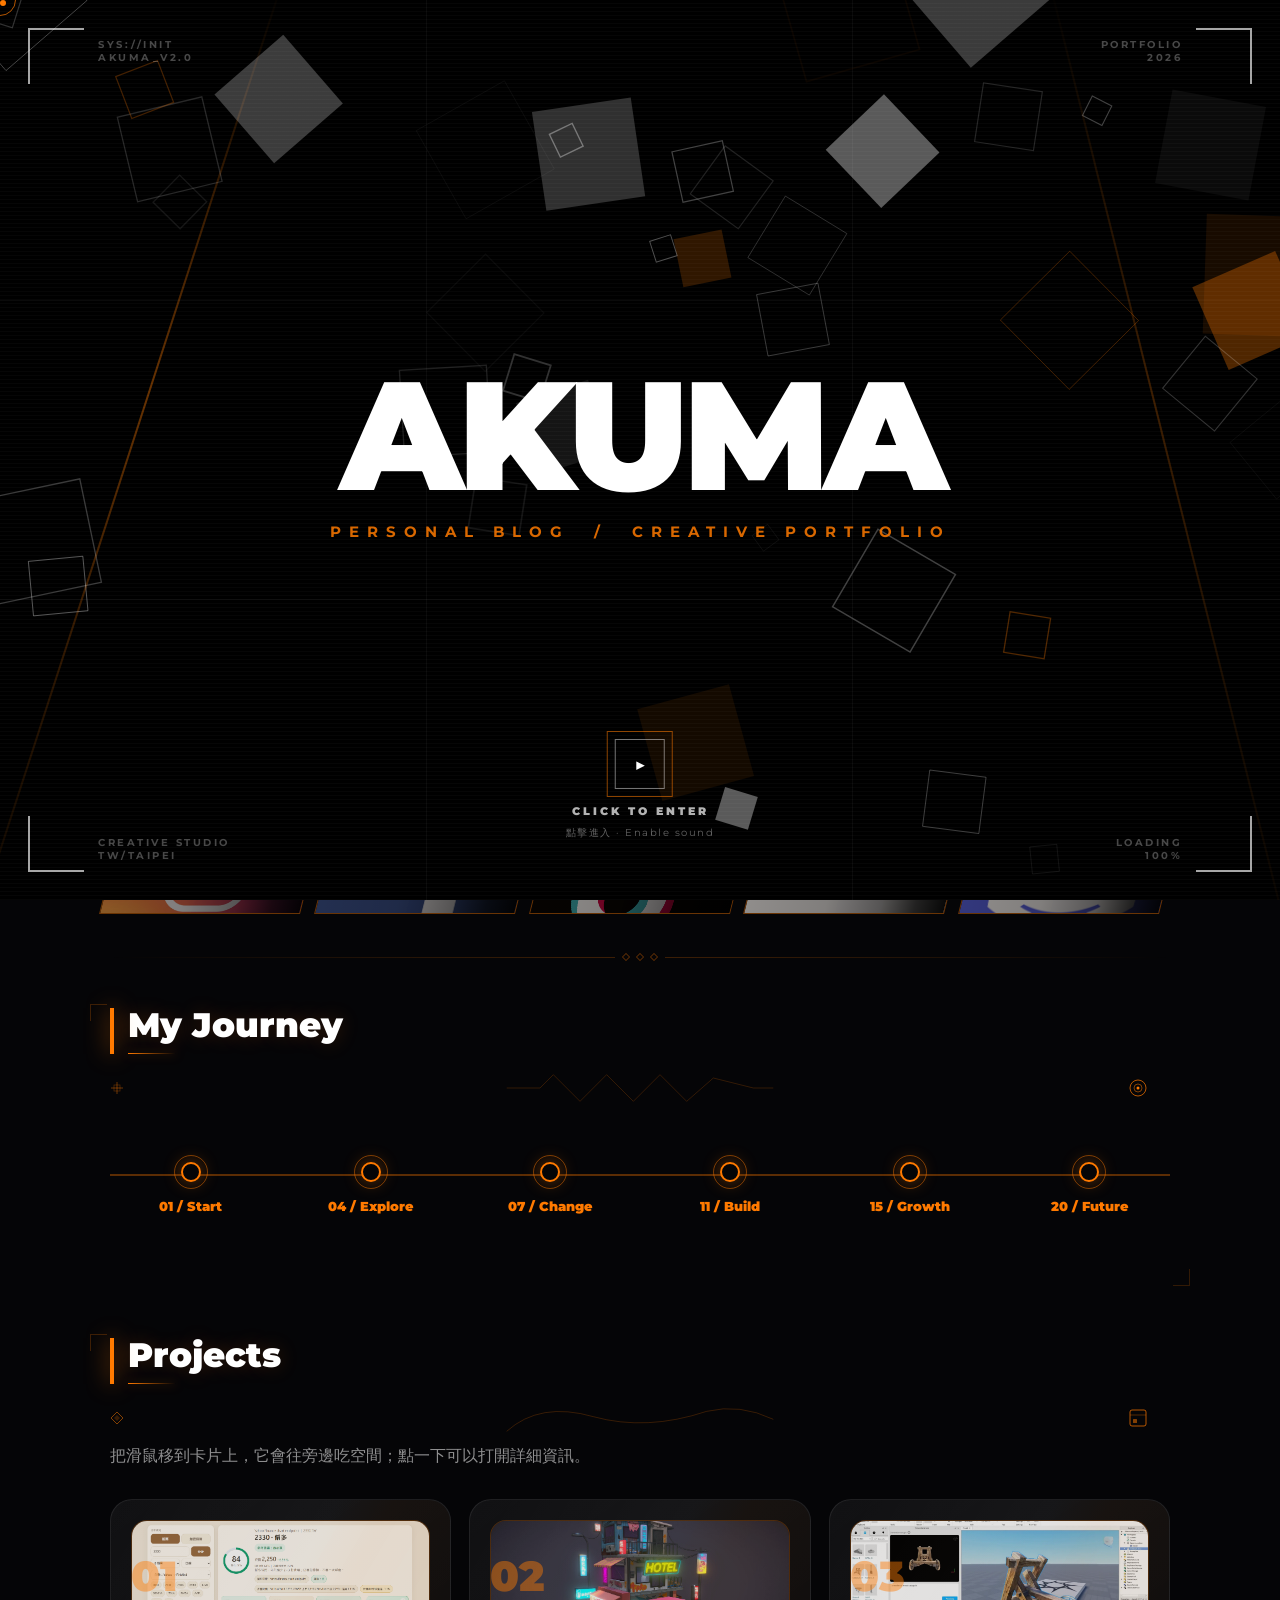
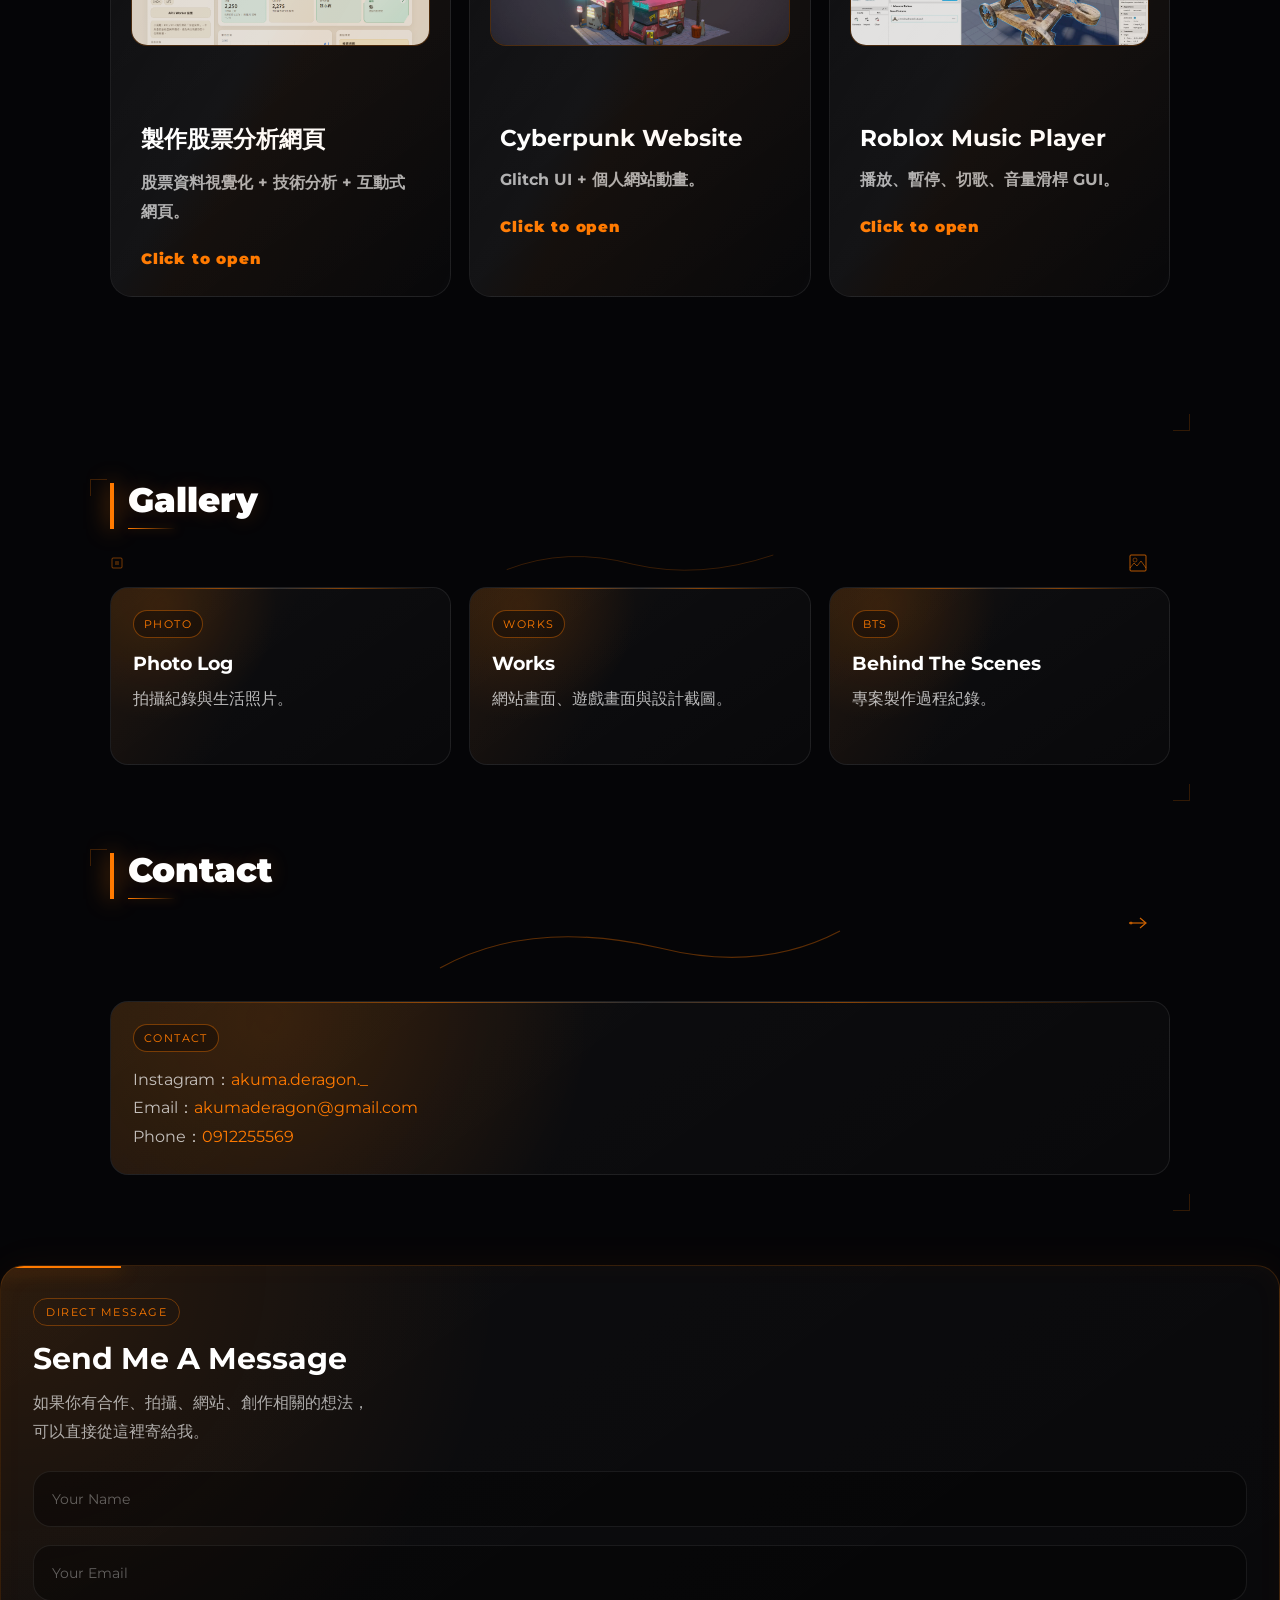
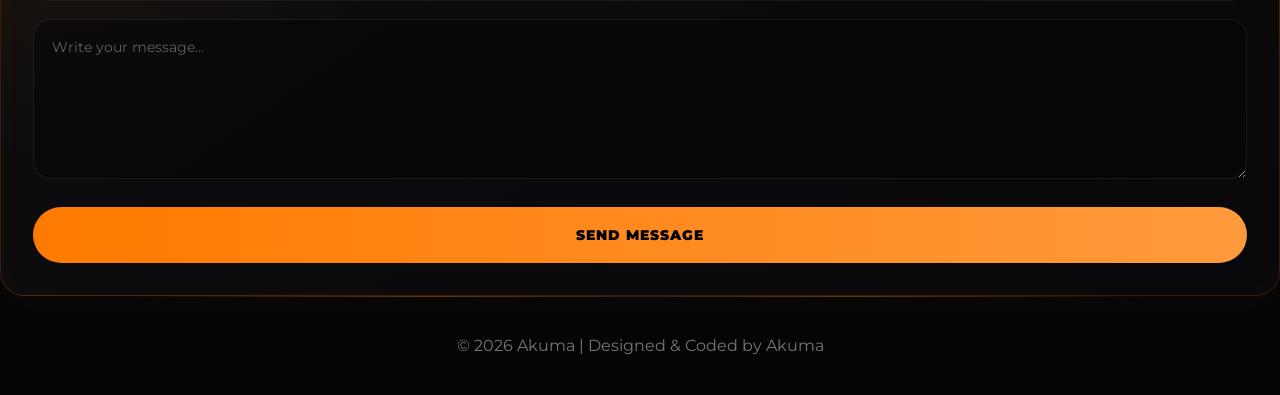
<file: index.html>
<!DOCTYPE html>
<html lang="zh-Hant">
<head>
<meta charset="UTF-8">
<meta name="viewport" content="width=device-width, initial-scale=1.0">
<title>AKUMA</title>

<link href="https://fonts.googleapis.com/css2?family=Montserrat:wght@700;800;900&display=swap" rel="stylesheet">
<link rel="stylesheet" href="個人網站.css">
</head>

<body>

<div id="luxLines" aria-hidden="true"></div>

<div id="cursor"></div>
<div id="cursorDot"></div>

<canvas id="particleCanvas"></canvas>
<div id="pageVeil"></div>

<!-- ══ BRUTALIST GEOMETRIC INTRO ══ -->
<div id="geoIntro">
  <div id="sceneWipe">
  <div class="wipeCore"></div>
</div>
<div id="wipeTransition"></div>
  <!-- corner brackets -->
  <div class="geoBracket tl"></div>
  <div class="geoBracket tr"></div>
  <div class="geoBracket bl"></div>
  <div class="geoBracket br"></div>

  <!-- HUD labels -->
  <div class="geoHud topLeft">SYS://INIT<br>AKUMA_v2.0</div>
  <div class="geoHud topRight">PORTFOLIO<br>2026</div>
  <div class="geoHud botLeft">CREATIVE STUDIO<br>TW/TAIPEI</div>
  <div class="geoHud botRight">LOADING<br><span id="geoLoadPct">000</span>%</div>

  <!-- diagonal accents -->
  <div class="geoDiag" style="left:22%;top:-20px;transform:rotate(18deg);"></div>
  <div class="geoDiag" style="right:18%;top:-20px;transform:rotate(-14deg);opacity:.6;"></div>

  <!-- grid lines -->
  <div class="geoGridH" style="top:33.3%"></div>
  <div class="geoGridH" style="top:66.6%"></div>
  <div class="geoGridV" style="left:33.3%"></div>
  <div class="geoGridV" style="left:66.6%"></div>

  <!-- rotating squares canvas -->
  <canvas class="geoCanvas" id="geoCanvas"></canvas>

  <!-- white flash -->
  <div id="geoFlash"></div>

  <!-- main text -->
  <div id="geoTextBlock">
    <div id="geoName">AKUMA</div>
    <div id="geoSub">Personal Blog &nbsp;/&nbsp; Creative Portfolio</div>
  </div>

  <!-- enter button -->
  <div id="geoEnterBtn">
    <div class="geoEnterRing">
      <div class="geoEnterIcon">▶</div>
    </div>
    <h2>CLICK TO ENTER</h2>
    <p>點擊進入 · Enable sound</p>
  </div>



  <!-- SCENE 2：AKUMA 5 → 7 → 9 字樣動畫（由個人網頁(1)結合） -->
  <div id="akumaStageScene">
    <div class="personFlash" id="personFlash"></div>

    <div id="textStage">
      <div id="mainText">AKUMA</div>

      <div id="stageWords">
        <div>akuma akuma akuma</div>
        <div>akuma akuma akuma</div>
        <div>akuma akuma akuma</div>
        <div>akuma akuma akuma</div>
        <div>akuma akuma akuma</div>
        <div>akuma akuma akuma</div>
        <div>akuma akuma akuma</div>
        <div>akuma akuma akuma</div>
        <div>akuma akuma akuma</div>
      </div>
    </div>
  </div>

  <audio id="glitchSound" preload="none" src="glitch.mp3"></audio>
  <audio id="enterSound" preload="none" src="enter.mp3"></audio>
  <audio id="stageHitSound" preload="none" src="stage-hit.mp3"></audio>
  <audio id="siteBgm" preload="auto" src="site-bgm.mp3" loop></audio>

</div>
<!-- ══ END INTRO ══ -->

<div id="site">

<header>
  <nav>
    <a class="logo" href="#">A<span>K</span>UMA</a>

    <div class="navLinks">
      <a href="#about">About</a>
      <a href="#myjourney">My Journey</a>
      <a href="#projects">Projects</a>
      <a href="#gallery">Gallery</a>
      <a href="#contact">Contact</a>
    </div>
  </nav>
</header>

<section class="hero bannerHero">
  <div class="heroTopLine"></div>
  <div class="heroBottomLine"></div>

  <!-- decorative corner brackets -->
  <div class="heroBracket tl"></div>
  <div class="heroBracket br"></div>
  <!-- scan stripe accent -->
  <div class="heroScanStripe"></div>
  <!-- diagonal neon slash -->
  <div class="heroSlash"></div>
  <!-- system tag -->
  <div class="heroSysTag">SYS://AKUMA_PORTFOLIO_v2.0</div>

  <div class="heroLeft">
    <h1 class="stageTitle">
      <span data-text="akuma">akuma</span>
    </h1>

    <p class="subTitle">personal blog / creative portfolio</p>

    <div class="heroTextBox">
      <p>
        我把遊戲、網站、影像和音樂做成自己的世界觀。<br>
        這裡會記錄我的作品、經歷、想法和創作過程。
      </p>
    </div>
  </div>

  <div class="heroRight bannerProfile">
    <div class="profileFrame">
      <div class="scarX"></div>
      <img src="akuma2.png" alt="Akuma Profile">
      <div class="profileGlow"></div>
    </div>
  </div>
  </div>

</section>

<section class="section" id="about">
  <h2 class="sectionTitle">About Me</h2>

  <div class="sectionDeco" aria-hidden="true">
    <svg class="decoPath" viewBox="0 0 420 60" fill="none">
      <path d="M 10,45 Q 80,8 180,30 Q 260,48 380,15" stroke="rgba(255,122,0,0.3)" stroke-width="1" stroke-dasharray="5 4" fill="none"/>
    </svg>
    <!-- SVG 幾何終點 -->
    <svg class="decoGeoEnd" viewBox="0 0 22 22" fill="none" xmlns="http://www.w3.org/2000/svg">
      <rect x="6" y="6" width="10" height="10" stroke="rgba(255,122,0,0.85)" stroke-width="1.2" transform="rotate(45 11 11)"/>
      <circle cx="11" cy="11" r="2" fill="#ff7a00" opacity="0.9"/>
    </svg>
    <!-- SVG 幾何起點 -->
    <svg class="decoGeoStart" viewBox="0 0 14 14" fill="none" xmlns="http://www.w3.org/2000/svg">
      <polygon points="7,1 13,7 7,13 1,7" stroke="rgba(255,122,0,0.5)" stroke-width="1" fill="none"/>
    </svg>
  </div>

  <div class="aboutBox decoratedBox">
    <div class="boxTag">ABOUT / AKUMA</div>
    <p>
      我叫蔡奕安，來自台灣喜灣做小創作者。<br><br>  
      通常喜歡做網站、影像、遊戲、音樂都做成像樣的東西。
    </p>
  </div>
</section>

<section class="socialStripSection">
  <div class="socialStrip">

    <a href="https://instagram.com/akuma.deragon._" target="_blank" class="socialSlash">
      <div class="socialIcon">
        <img src="instagram.png" alt="Instagram">
      </div>
      <div class="socialText">
        <span>IG</span>
        <strong>Instagram</strong>
      </div>
    </a>

    <a href="https://discord.com/channels/679627507003293696/900736763436339302/1498738685599023104" target="_blank" class="socialSlash">
      <div class="socialIcon">
        <img src="facebook.png" alt="Facebook">
      </div>
      <div class="socialText">
        <span>FB</span>
        <strong>Facebook</strong>
      </div>
    </a>

    <a href="https://www.tiktok.com/@akufilmsstudio?is_from_webapp=1&sender_device=pc" target="_blank" class="socialSlash">
      <div class="socialIcon">
        <img src="tiktok.png" alt="TikTok">
      </div>
      <div class="socialText">
        <span>TT</span>
        <strong>TikTok</strong>
      </div>
    </a>

    <a href="https://www.youtube.com/@akumaderagon" target="_blank" class="socialSlash">
      <div class="socialIcon">
        <img src="youtube.png" alt="YouTube">
      </div>
      <div class="socialText">
        <span>YT</span>
        <strong>YouTube</strong>
      </div>
    </a>

    <a href="https://discord.gg/h5Q9GkmM" target="_blank" class="socialSlash">
      <div class="socialIcon">
        <img src="discord.png" alt="Discord">
      </div>
      <div class="socialText">
        <span>DC</span>
        <strong>Discord</strong>
      </div>
    </a>

  </div>
</section>

<div class="luxDivider" aria-hidden="true"><div class="luxDivDiamond"></div><div class="luxDivDiamond"></div><div class="luxDivDiamond"></div></div>

<section class="section" id="myjourney">
  <h2 class="sectionTitle">My Journey</h2>

  <div class="sectionDeco" aria-hidden="true">
    <svg class="decoPath" viewBox="0 0 420 60" fill="none">
      <path d="M 10,30 L 60,30 L 80,10 L 120,50 L 160,10 L 200,50 L 240,10 L 280,50 L 320,15 L 380,30 L 410,30" stroke="rgba(255,122,0,0.28)" stroke-width="1" stroke-dasharray="4 4" fill="none"/>
    </svg>
    <svg class="decoGeoEnd" viewBox="0 0 22 22" fill="none" xmlns="http://www.w3.org/2000/svg">
      <circle cx="11" cy="11" r="8" stroke="rgba(255,122,0,0.7)" stroke-width="1"/>
      <circle cx="11" cy="11" r="4" stroke="rgba(255,122,0,0.5)" stroke-width="1"/>
      <circle cx="11" cy="11" r="1.5" fill="#ff7a00"/>
    </svg>
    <svg class="decoGeoStart" viewBox="0 0 14 14" fill="none" xmlns="http://www.w3.org/2000/svg">
      <line x1="7" y1="1" x2="7" y2="13" stroke="rgba(255,122,0,0.4)" stroke-width="1"/>
      <line x1="1" y1="7" x2="13" y2="7" stroke="rgba(255,122,0,0.4)" stroke-width="1"/>
      <rect x="4" y="4" width="6" height="6" stroke="rgba(255,122,0,0.3)" stroke-width="0.8" fill="none"/>
    </svg>
  </div>

  <div class="horizontalTimeline">

    <div class="timePoint">
      <button class="dot" type="button"></button>
      <span>01 / Start</span>

      <div class="story">
        <p>
          這是故事的開始。那時候我開始真正思考自己想做什麼。
        </p>
      </div>
    </div>

    <div class="timePoint">
      <button class="dot" type="button"></button>
      <span>04 / Explore</span>

      <div class="story">
        <p>
          我開始接觸不同的創作方式，像是網站、剪輯、音樂和遊戲。
        </p>
      </div>
    </div>

    <div class="timePoint">
      <button class="dot" type="button"></button>
      <span>07 / Change</span>

      <div class="story">
        <p>
          某些事情改變了我的方向，也讓我重新看待創作。
        </p>
      </div>
    </div>

    <div class="timePoint">
      <button class="dot" type="button"></button>
      <span>11 / Build</span>

      <div class="story">
        <p>
          我開始把想法真的做出來，不只是想，而是慢慢變成作品。
        </p>
      </div>
    </div>

    <div class="timePoint">
      <button class="dot" type="button"></button>
      <span>15 / Growth</span>

      <div class="story">
        <p>
          開始把網站、影片、音樂和遊戲慢慢變成自己的世界。
        </p>
      </div>
    </div>

    <div class="timePoint">
      <button class="dot" type="button"></button>
      <span>20 / Future</span>

      <div class="story">
        <p>
          未來我想做出更完整的作品，包含個人品牌、工作室和更多大型專案。
        </p>
      </div>
    </div>

  </div>
</section>

<section class="section" id="projects">
  <h2 class="sectionTitle">Projects</h2>

  <div class="sectionDeco" aria-hidden="true">
    <svg class="decoPath" viewBox="0 0 420 60" fill="none">
      <path d="M 10,50 Q 60,5 140,28 Q 220,50 310,20 Q 360,8 410,32" stroke="rgba(255,122,0,0.3)" stroke-width="1" stroke-dasharray="5 4" fill="none"/>
    </svg>
    <svg class="decoGeoEnd" viewBox="0 0 22 22" fill="none" xmlns="http://www.w3.org/2000/svg">
      <rect x="3" y="3" width="16" height="16" rx="2" stroke="rgba(255,122,0,0.7)" stroke-width="1"/>
      <line x1="3" y1="8" x2="19" y2="8" stroke="rgba(255,122,0,0.4)" stroke-width="0.8"/>
      <rect x="6" y="12" width="4" height="4" fill="rgba(255,122,0,0.5)" rx="0.5"/>
    </svg>
    <svg class="decoGeoStart" viewBox="0 0 14 14" fill="none" xmlns="http://www.w3.org/2000/svg">
      <polygon points="7,1 13,7 7,13 1,7" stroke="rgba(255,122,0,0.5)" stroke-width="1" fill="none"/>
      <polygon points="7,4 10,7 7,10 4,7" fill="rgba(255,122,0,0.2)"/>
    </svg>
  </div>

  <p class="sectionIntro">
    把滑鼠移到卡片上，它會往旁邊吃空間；點一下可以打開詳細資訊。
  </p>

  <div class="projectFlex">

    <div class="projectCard" data-project="stock">
      <div class="projectPreview">
        <img src="Stock.png" alt="製作股票分析網頁 Preview">
      </div>

      <div class="projectNumber">01</div>

      <div class="projectContent">
        <h3>製作股票分析網頁</h3>
        <p>股票資料視覺化 + 技術分析 + 互動式網頁。</p>
        <button class="openProject" type="button">Click to open</button>
      </div>
    </div>

    <div class="projectCard" data-project="cyberpunk">
      <div class="projectPreview">
        <img src="cyberpunk-preview.png" alt="Cyberpunk Website Preview">
      </div>

      <div class="projectNumber">02</div>

      <div class="projectContent">
        <h3>Cyberpunk Website</h3>
        <p>Glitch UI + 個人網站動畫。</p>
        <button class="openProject" type="button">Click to open</button>
      </div>
    </div>

    <div class="projectCard" data-project="roblox">
      <div class="projectPreview">
        <img src="roblox-preview.png" alt="Roblox Music Player Preview">
      </div>

      <div class="projectNumber">03</div>

      <div class="projectContent">
        <h3>Roblox Music Player</h3>
        <p>播放、暫停、切歌、音量滑桿 GUI。</p>
        <button class="openProject" type="button">Click to open</button>
      </div>
    </div>

  </div>

  <div class="projectDetail" id="projectDetail">
    <button class="closeProject" type="button">×</button>

    <div class="detailImage">
      <img id="detailImage" src="cyberpunk-preview.png" alt="Project Preview">
    </div>

    <div class="detailText">
      <p class="detailLabel">SELECTED PROJECT</p>
      <h3 id="detailTitle">Cyberpunk Website</h3>
      <p id="detailDesc">
        這是一個以 Cyberpunk、Glitch、Dark UI 為核心風格的個人網站。
      </p>

      <div class="detailGrid">
        <div>
          <span>TYPE</span>
          <strong id="detailType">Website</strong>
        </div>

        <div>
          <span>STYLE</span>
          <strong id="detailStyle">Cyberpunk / Glitch</strong>
        </div>

        <div>
          <span>STATUS</span>
          <strong id="detailStatus">Building</strong>
        </div>
      </div>

      <a id="detailLink" class="detailLink" href="#" target="_blank" rel="noopener noreferrer">
        OPEN WEBSITE
      </a>
    </div>
  </div>
</section>

<section class="section" id="gallery">
  <h2 class="sectionTitle">Gallery</h2>

  <div class="sectionDeco" aria-hidden="true">
    <svg class="decoPath" viewBox="0 0 420 60" fill="none">
      <path d="M 10,40 Q 100,5 200,32 Q 300,55 410,18" stroke="rgba(255,122,0,0.3)" stroke-width="1" stroke-dasharray="5 4" fill="none"/>
    </svg>
    <svg class="decoGeoEnd" viewBox="0 0 22 22" fill="none" xmlns="http://www.w3.org/2000/svg">
      <rect x="3" y="3" width="16" height="16" rx="1" stroke="rgba(255,122,0,0.7)" stroke-width="1"/>
      <circle cx="8" cy="8" r="2" stroke="rgba(255,122,0,0.5)" stroke-width="0.8"/>
      <polyline points="3,16 7,11 10,14 14,9 19,16" stroke="rgba(255,122,0,0.6)" stroke-width="0.9" fill="none"/>
    </svg>
    <svg class="decoGeoStart" viewBox="0 0 14 14" fill="none" xmlns="http://www.w3.org/2000/svg">
      <rect x="2" y="2" width="10" height="10" rx="1" stroke="rgba(255,122,0,0.45)" stroke-width="1" fill="none"/>
      <rect x="5" y="5" width="4" height="4" fill="rgba(255,122,0,0.25)" rx="0.5"/>
    </svg>
  </div>

  <div class="grid">
    <a class="card decoratedBox galleryLink" href="gallery-photo.html">
      <div class="boxTag">PHOTO</div>
      <h3>Photo Log</h3>
      <p>拍攝紀錄與生活照片。</p>
      <div class="cardArrow">→ OPEN</div>
    </a>

    <a class="card decoratedBox galleryLink" href="gallery-works.html">
      <div class="boxTag">WORKS</div>
      <h3>Works</h3>
      <p>網站畫面、遊戲畫面與設計截圖。</p>
      <div class="cardArrow">→ OPEN</div>
    </a>

    <a class="card decoratedBox galleryLink" href="gallery-bts.html">
      <div class="boxTag">BTS</div>
      <h3>Behind The Scenes</h3>
      <p>專案製作過程紀錄。</p>
      <div class="cardArrow">→ OPEN</div>
    </a>
  </div>
</section>

<section class="section" id="contact">
  <h2 class="sectionTitle">Contact</h2>

  <div class="sectionPlane" aria-hidden="true">
    <svg class="planePath" viewBox="0 0 420 80" fill="none" xmlns="http://www.w3.org/2000/svg">
      <path d="M 10,55 Q 100,5 230,35 Q 330,60 410,18" stroke="rgba(255,122,0,0.35)" stroke-width="1.2" stroke-dasharray="6 5" fill="none"/>
    </svg>
    <!-- 幾何箭頭終點 -->
    <svg style="position:absolute;right:2%;top:10px;width:22px;height:22px;opacity:0;animation:decoIconIn .6s ease forwards;animation-delay:2.2s;" viewBox="0 0 22 22" fill="none" xmlns="http://www.w3.org/2000/svg">
      <line x1="2" y1="11" x2="18" y2="11" stroke="rgba(255,122,0,0.8)" stroke-width="1.2"/>
      <polyline points="13,6 19,11 13,16" stroke="rgba(255,122,0,0.8)" stroke-width="1.2" fill="none"/>
      <circle cx="4" cy="11" r="1.5" fill="rgba(255,122,0,0.5)"/>
    </svg>
  </div>

  <div class="contactBox decoratedBox">
    <div class="boxTag">CONTACT</div>
    <p>Instagram：<span class="orange">akuma.deragon._</span></p>
    <p>Email：<span class="orange">akumaderagon@gmail.com</span></p>
    <p>Phone：<span class="orange">0912255569</span></p>
  </div>
</section>

<div class="mailWrap">
  <div class="mailHeader">
    <p class="mailTag">DIRECT MESSAGE</p>
    <h3>Send Me A Message</h3>
    <p class="mailSub">
      如果你有合作、拍攝、網站、創作相關的想法，<br>
      可以直接從這裡寄給我。
    </p>
  </div>

  <form action="https://formspree.io/f/xgorgedr" method="POST" class="mailForm">
    <div class="inputBox">
      <input type="text" name="name" placeholder="Your Name" required>
    </div>

    <div class="inputBox">
      <input type="email" name="email" placeholder="Your Email" required>
    </div>

    <div class="inputBox">
      <textarea name="message" placeholder="Write your message..." required></textarea>
    </div>

    <button type="submit" class="sendBtn">
      <span>SEND MESSAGE</span>
    </button>
  </form>
</div>

<footer>
  © 2026 Akuma | Designed & Coded by Akuma
</footer>

</div>

<div id="bgmControl">

  <!-- 橘色三角（收合小 / 展開大） -->
  <div id="bgmTriangle">
    <button id="muteBtn" type="button">ON</button>
  </div>

  <!-- BGM VOLUME 文字：獨立在三角外，不受 clip-path 影響 -->
  <svg id="bgmTriLabel" viewBox="0 0 90 90" xmlns="http://www.w3.org/2000/svg">
    <defs>
      <path id="diag" d="M 20,70 L 70,20"/>
    </defs>
    <text font-size="7" font-weight="900" fill="white" letter-spacing="1.5" text-anchor="middle">
      <textPath href="#diag" startOffset="50%">BGM VOLUME</textPath>
    </text>
  </svg>

  <!-- 滑桿 + 數值：展開後顯示 -->
  <div id="bgmSliderWrap">
    <span id="bgmPct">20%</span>
    <input id="volumeSlider" type="range" min="0" max="100" step="1" value="20">
  </div>

</div>
<script>
/* ── INTRO：Click To Enter → AKUMA 5/7/9 → Game-like website transition ── */
const geoIntro      = document.getElementById("geoIntro");
const geoCanvas     = document.getElementById("geoCanvas");
const geoFlash      = document.getElementById("geoFlash");
const geoTextBlock  = document.getElementById("geoTextBlock");
const geoName       = document.getElementById("geoName");
const geoSub        = document.getElementById("geoSub");
const geoEnterBtn   = document.getElementById("geoEnterBtn");
const geoLoadPct    = document.getElementById("geoLoadPct");
const site          = document.getElementById("site");

const akumaStageScene = document.getElementById("akumaStageScene");
const mainText        = document.getElementById("mainText");
const stageWords      = document.getElementById("stageWords");
const personFlash     = document.getElementById("personFlash");

const glitchSound = document.getElementById("glitchSound");
const enterSound  = document.getElementById("enterSound");
const stageHitSound = document.getElementById("stageHitSound");
const siteBgm = document.getElementById("siteBgm");
const bgmControl   = document.getElementById("bgmControl");
const bgmTriangle  = document.getElementById("bgmTriangle");
const bgmSliderWrap= document.getElementById("bgmSliderWrap");
const muteBtn      = document.getElementById("muteBtn");
const volumeSlider = document.getElementById("volumeSlider");
const bgmPct       = document.getElementById("bgmPct");

let siteBgmMuted  = false;
let siteBgmVolume = 0.20;
let bgmPanelOpen  = false;

function playStageHit(){
  if(!stageHitSound) return;

  try{
    stageHitSound.pause();
    stageHitSound.currentTime = 0;
    stageHitSound.volume = 0.25;

    const playPromise = stageHitSound.play();

    if(playPromise !== undefined){
      playPromise.catch(err=>{
        console.log("stage sound blocked:", err);
      });
    }

  }catch(err){
    console.log(err);
  }
}

let introStarted = false;
let animRunning = true;

/* ── Skip intro：sessionStorage 記錄，任何方式返回都有效 ── */
function skipIntro(){
  animRunning = false;
  if(geoIntro){ geoIntro.style.display = "none"; geoIntro.classList.add("hidden"); }
  if(site){
    site.style.visibility = "visible";
    site.style.opacity    = "1";
    site.style.transform  = "none";
  }
  showBgmControl();
}

(function(){
  const shouldSkip =
    sessionStorage.getItem("akuma_entered") === "1" ||
    new URLSearchParams(window.location.search).get("skip") === "1";

  if(shouldSkip){
    skipIntro();
    history.replaceState(null,"",window.location.pathname + window.location.hash);
  }

  /* bfcache 側鍵返回 */
  window.addEventListener("pageshow", function(e){
    if(e.persisted){ skipIntro(); }
  });
})();

function playGlitch(){
  if(!glitchSound) return;
  glitchSound.volume = 0.5;
  glitchSound.currentTime = 0;
  glitchSound.play().catch(()=>{});
}

function playEnter(){
  if(!enterSound) return;
  enterSound.volume = 0.5;
  enterSound.currentTime = 0;
  enterSound.play().catch(()=>{});
}
function unlockSiteBgm(){
  if(!siteBgm) return;

  siteBgm.volume = 0;
  siteBgm.muted = true;

  const p = siteBgm.play();
  if(p !== undefined){
    p.catch(()=>{});
  }
}

function syncBgmUI(){
  const pct = Math.round(siteBgmVolume * 100);
  if(volumeSlider) volumeSlider.value = pct;
  if(bgmPct) bgmPct.textContent = pct + "%";
  if(muteBtn){
    muteBtn.textContent = siteBgmMuted ? "MUTE" : "ON";
    muteBtn.classList.toggle("muted", siteBgmMuted);
  }
  if(bgmTriangle) bgmTriangle.classList.toggle("open", bgmPanelOpen);
  if(bgmSliderWrap) bgmSliderWrap.classList.toggle("open", bgmPanelOpen);
}

function showBgmControl(){
  if(!bgmControl) return;
  /* 確保直接掛在 body，不受任何祖先 transform/filter 影響 */
  if(bgmControl.parentNode !== document.body){
    document.body.appendChild(bgmControl);
  }
  bgmControl.style.display  = "block";
  bgmControl.style.position = "fixed";
  bgmControl.style.right    = "0";
  bgmControl.style.bottom   = "0";
  bgmControl.style.left     = "auto";
  bgmControl.style.top      = "auto";
  bgmControl.classList.add("show");
}

function playSiteBgm(){
  if(!siteBgm) return;
  siteBgmVolume = 0.20;
  siteBgm.volume = siteBgmVolume;
  siteBgm.muted = siteBgmMuted;
  syncBgmUI();
  const p = siteBgm.play();
  if(p !== undefined){
    p.catch(err=>{ console.log("site bgm blocked:", err); });
  }
}

// 點三角展開/收合
if(bgmTriangle){
  bgmTriangle.addEventListener("click", (e)=>{
    // muteBtn 在三角內，避免重複觸發
    if(e.target === muteBtn) return;
    e.stopPropagation();
    bgmPanelOpen = !bgmPanelOpen;
    syncBgmUI();
  });
}

if(muteBtn){
  muteBtn.addEventListener("click", (e)=>{
    e.stopPropagation();
    siteBgmMuted = !siteBgmMuted;
    if(siteBgm) siteBgm.muted = siteBgmMuted;
    syncBgmUI();
  });
}

document.addEventListener("click", (e)=>{
  if(bgmPanelOpen && bgmControl && !bgmControl.contains(e.target)){
    bgmPanelOpen = false;
    syncBgmUI();
  }
});

if(volumeSlider){
  volumeSlider.addEventListener("input", ()=>{
    siteBgmVolume = Number(volumeSlider.value) / 100;
    if(siteBgm){
      siteBgm.volume = siteBgmVolume;
      siteBgmMuted = siteBgmVolume <= 0;
      siteBgm.muted = siteBgmMuted;
    }
    syncBgmUI();
  });
}

syncBgmUI();

/* BGM canvas removed - using CSS clip-path instead */

function randomBetween(a, b){
  return a + Math.random() * (b - a);
}

/* ── Geometric click screen canvas ── */
const ctx2 = geoCanvas ? geoCanvas.getContext("2d") : null;
let squares = [];

function resizeGeo(){
  if(!geoCanvas) return;
  geoCanvas.width = window.innerWidth;
  geoCanvas.height = window.innerHeight;
}
resizeGeo();
window.addEventListener("resize", resizeGeo);

function spawnSquare(){
  if(!geoCanvas) return;
  const size = randomBetween(18, 120);
  squares.push({
    x: randomBetween(-100, window.innerWidth + 100),
    y: randomBetween(-100, window.innerHeight + 100),
    size,
    rot: randomBetween(0, Math.PI * 2),
    rotSpeed: randomBetween(0.004, 0.028) * (Math.random() > .5 ? 1 : -1),
    alpha: randomBetween(0.04, 0.38),
    filled: Math.random() > 0.72,
    color: Math.random() > 0.82 ? "rgba(255,122,0," : "rgba(255,255,255,",
    vx: randomBetween(-0.3, 0.3),
    vy: randomBetween(-0.2, 0.15),
    life: 1,
    decay: randomBetween(0.0005, 0.0018)
  });
}

for(let i = 0; i < 48; i++) spawnSquare();

function drawSquares(){
  if(!ctx2 || !geoCanvas) return;
  ctx2.clearRect(0, 0, geoCanvas.width, geoCanvas.height);

  squares.forEach((s, i)=>{
    s.rot += s.rotSpeed;
    s.x += s.vx;
    s.y += s.vy;
    s.life -= s.decay;

    if(s.life <= 0){
      squares[i] = null;
      return;
    }

    const alpha = s.alpha * s.life;
    ctx2.save();
    ctx2.translate(s.x, s.y);
    ctx2.rotate(s.rot);

    const half = s.size / 2;
    if(s.filled){
      ctx2.fillStyle = s.color + alpha + ")";
      ctx2.fillRect(-half, -half, s.size, s.size);
    }else{
      ctx2.strokeStyle = s.color + alpha + ")";
      ctx2.lineWidth = randomBetween(.5, 1.8);
      ctx2.strokeRect(-half, -half, s.size, s.size);
    }

    ctx2.restore();
  });

  squares = squares.filter(Boolean);
  while(squares.length < 48) spawnSquare();

  if(animRunning) requestAnimationFrame(drawSquares);
}
drawSquares();

/* ── Loading counter ── */
let pct = 0;
const loadTimer = setInterval(()=>{
  pct += Math.floor(randomBetween(2, 11));
  if(pct >= 100){
    pct = 100;
    clearInterval(loadTimer);
  }
  if(geoLoadPct) geoLoadPct.textContent = String(pct).padStart(3, "0");
}, 55);

setTimeout(()=>geoName && geoName.classList.add("show"), 300);
setTimeout(()=>geoSub && geoSub.classList.add("show"), 900);
setTimeout(()=>geoEnterBtn && geoEnterBtn.classList.add("show"), 1400);

function doFlash(opacity, duration){
  return new Promise(resolve=>{
    if(!geoFlash){ resolve(); return; }

    geoFlash.style.display = "block";
    geoFlash.style.transition = "none";
    geoFlash.style.opacity = opacity;

    setTimeout(()=>{
      geoFlash.style.transition = `opacity ${duration}ms ease`;
      geoFlash.style.opacity = "0";
      setTimeout(resolve, duration + 20);
    }, 35);
  });
}

async function startGeoIntro(){

  if(introStarted) return;
  unlockSiteBgm();
  if(stageHitSound){
    stageHitSound.volume = 0;
    stageHitSound.play().then(()=>{
      stageHitSound.pause();
      stageHitSound.currentTime = 0;
      stageHitSound.volume = 0.35;
    }).catch(()=>{});
  }

  if(!geoEnterBtn || !geoEnterBtn.classList.contains("show")) return;

  introStarted = true;
  geoEnterBtn.style.pointerEvents = "none";
  playGlitch();

  if(geoTextBlock) geoTextBlock.classList.add("hide");
  geoEnterBtn.classList.add("hide");

  await doFlash("0.45", 70);
  await new Promise(r=>setTimeout(r, 80));

  if(geoFlash){
    geoFlash.style.opacity = "0";
    geoFlash.style.display = "none";
  }

  startAkumaStage();
}

if(geoEnterBtn){
  geoEnterBtn.addEventListener("click", e=>{
    e.stopPropagation();
    startGeoIntro();
  });
}

if(geoIntro){
  geoIntro.addEventListener("click", ()=>{
    if(geoEnterBtn && geoEnterBtn.classList.contains("show")){
      startGeoIntro();
    }
  });
}

/* ── AKUMA 5 → 7 → 9 scene ── */
function flashWhite(){
  if(!stageWords) return;
  stageWords.classList.add("flashWhite");
  setTimeout(()=>stageWords.classList.remove("flashWhite"), 45);
}

function startAkumaStage(){
  if(!akumaStageScene) return enterWebsite();

  akumaStageScene.classList.add("show");

  setTimeout(()=>{
    if(!mainText) return;
    mainText.style.opacity = "1";
    mainText.style.transform = "translateX(0)";
  }, 160);

  setTimeout(()=>{
    if(!personFlash) return;
    personFlash.style.opacity = "1";
    personFlash.classList.add("tripleFlashOut");

    setTimeout(()=>{
      personFlash.classList.remove("tripleFlashOut");
      personFlash.style.opacity = "1";
    }, 180);
  }, 420);

  setTimeout(()=>{
    if(mainText) mainText.style.opacity = "0";
    stageEffect();
  }, 720);
}

function stageEffect(){
  if(!stageWords){
    enterWebsite();
    return;
  }

  stageWords.style.opacity = "1";

 stageWords.className = "five";
flashWhite();
playStageHit();

  setTimeout(()=>{
    stageWords.className = "seven";
    flashWhite();
    playStageHit();
  }, 280);

  setTimeout(()=>{
    stageWords.className = "nine merge";
    flashWhite();
    playStageHit();
  }, 560);

  setTimeout(()=>flashWhite(), 760);

  setTimeout(()=>{
    
    stageWords.classList.add("explode");
    if(personFlash) personFlash.classList.add("tripleFlashOut");
  }, 980);

  setTimeout(()=>{
    stageWords.style.opacity = "0";
    stageWords.className = "";

    if(personFlash){
      personFlash.style.opacity = "0";
      personFlash.classList.remove("tripleFlashOut");
    }

    if(akumaStageScene) akumaStageScene.classList.add("finish");
  }, 1500);

  setTimeout(()=>enterWebsite(), 1720);
}

function enterWebsite(){
  geoFlash.style.opacity = "0";
  geoFlash.style.display = "none";

  /* 記錄已進入過，之後任何方式返回都跳過 intro */
  sessionStorage.setItem("akuma_entered", "1");

  geoIntro.classList.add("introCollapse");

  setTimeout(()=>{
    animRunning = false;

    geoIntro.style.display = "none";
    geoIntro.classList.add("hidden");

    /* 黑幕遮住進場卡頓 */
    const blackout = document.createElement("div");
    blackout.id = "enterBlackout";
    blackout.style.cssText = [
      "position:fixed","inset:0","background:#000","z-index:99999",
      "pointer-events:none","opacity:1","transition:opacity 0.8s ease"
    ].join(";");
    document.body.appendChild(blackout);

    site.style.visibility = "visible";
    site.classList.add("gameEnter");
    showBgmControl();
    playEnter();
    playSiteBgm();

    const title = document.querySelector(".stageTitle");
    if(title) title.classList.add("animate");

    /* 1.2秒後黑幕淡出 */
    setTimeout(()=>{
      blackout.style.opacity = "0";
      setTimeout(()=> blackout.remove(), 850);
    }, 1200);

  }, 520);
}

/* ── Gallery card click transition ── */
document.querySelectorAll("a.galleryLink").forEach(link => {
  link.addEventListener("click", function(e){
    e.preventDefault();
    const href = this.href;

    const flash = document.createElement("div");
    flash.style.cssText = [
      "position:fixed","inset:0","z-index:999999",
      "background:#fff","opacity:0","pointer-events:none",
      "transition:opacity 0.06s ease"
    ].join(";");
    document.body.appendChild(flash);

    /* 閃 1 → 滅 → 閃 2 → fade 黑 0.8s → 跳頁 */
    requestAnimationFrame(()=>{
      flash.style.opacity = "1";                        // 第一閃亮
      setTimeout(()=>{
        flash.style.opacity = "0";                      // 第一閃滅
        setTimeout(()=>{
          flash.style.opacity = "1";                    // 第二閃亮
          setTimeout(()=>{
            flash.style.opacity = "0";                  // 第二閃滅
            setTimeout(()=>{
              flash.style.background = "#000";
              flash.style.transition = "opacity 0.8s ease";
              flash.style.opacity    = "1";             // fade 黑
              setTimeout(()=>{ window.location.href = href; }, 820);
            }, 60);
          }, 60);
        }, 60);
      }, 60);
    });
  });
});
document.querySelectorAll(".timePoint .dot").forEach(dot=>{
  dot.addEventListener("click", ()=>{
    const point = dot.closest(".timePoint");
    const story = point.querySelector(".story");

    point.classList.toggle("open");

    if(story.style.maxHeight){
      story.style.maxHeight = null;
    }else{
      story.style.maxHeight = story.scrollHeight + "px";
    }
  });
});

/* ── Custom cursor ── */
const cursor = document.getElementById("cursor");
const cursorDot = document.getElementById("cursorDot");

let mouseX = 0;
let mouseY = 0;
let cursorX = 0;
let cursorY = 0;

document.addEventListener("mousemove", e=>{
  mouseX = e.clientX;
  mouseY = e.clientY;

  if(cursorDot){
    cursorDot.style.transform = `translate(${mouseX - 3}px, ${mouseY - 3}px)`;
  }
});

function animateCursor(){
  cursorX += (mouseX - cursorX) * 0.14;
  cursorY += (mouseY - cursorY) * 0.14;

  if(cursor){
    cursor.style.transform = `translate(${cursorX - 16}px, ${cursorY - 16}px)`;
  }

  requestAnimationFrame(animateCursor);
}
animateCursor();

document.querySelectorAll("a, button, .card, .dot, .projectCard").forEach(el=>{
  el.addEventListener("mouseenter", ()=>cursor && cursor.classList.add("expand"));
  el.addEventListener("mouseleave", ()=>cursor && cursor.classList.remove("expand"));
});

/* ── Project detail panel ── */
const projectData = {
  stock: {
    image: "Stock.png",
    title: "製作股票分析網頁",
    desc: "這是一個股票分析網頁專案，主要概念是把股票走勢、價格資訊、技術指標和重點數據整理成直覺的視覺化介面，讓使用者可以快速查看市場狀態與分析結果。",
    type: "Finance Website",
    style: "Dashboard / Data UI",
    status: "Building",
    link: "https://akumaderagon.github.io/SignalBot/"
  },
  cyberpunk: {
    image: "cyberpunk-preview.png",
    title: "Cyberpunk Website",
    desc: "這是一個以 Cyberpunk、Glitch、Dark UI 為核心風格的個人網站。它不只是作品集，而是把我的世界觀、創作、影像和故事整合在一起。",
    type: "Website",
    style: "Cyberpunk / Glitch",
    status: "Building"
  },
  roblox: {
    image: "roblox-preview.png",
    title: "Roblox Music Player",
    desc: "這是一個 Roblox Studio 裡面的音樂播放器 GUI，包含播放、暫停、切換歌曲、音量控制和齒輪設定按鈕，目標是做成更完整的遊戲內音樂系統。",
    type: "Roblox GUI",
    style: "Game UI / Music",
    status: "Testing"
  }
};

const projectDetail = document.getElementById("projectDetail");
const detailImage = document.getElementById("detailImage");
const detailTitle = document.getElementById("detailTitle");
const detailDesc = document.getElementById("detailDesc");
const detailType = document.getElementById("detailType");
const detailStyle = document.getElementById("detailStyle");
const detailStatus = document.getElementById("detailStatus");
const detailLink = document.getElementById("detailLink");
const closeProject = document.querySelector(".closeProject");

document.querySelectorAll(".projectCard").forEach(card=>{
  card.addEventListener("click", ()=>{
    const key = card.dataset.project;
    const data = projectData[key];
    if(!data) return;

    if(detailImage) detailImage.src = data.image;
    if(detailTitle) detailTitle.textContent = data.title;
    if(detailDesc) detailDesc.textContent = data.desc;
    if(detailType) detailType.textContent = data.type;
    if(detailStyle) detailStyle.textContent = data.style;
    if(detailStatus) detailStatus.textContent = data.status;

    if(detailLink){
      if(data.link){
        detailLink.href = data.link;
        detailLink.style.display = "inline-flex";
      }else{
        detailLink.href = "#";
        detailLink.style.display = "none";
      }
    }

    if(projectDetail) projectDetail.classList.add("show");
  });
});

if(closeProject){
  closeProject.addEventListener("click", e=>{
    e.stopPropagation();
    if(projectDetail) projectDetail.classList.remove("show");
  });
}

/* ── Luxury floating lines ── */
(function(){
  const container = document.getElementById('luxLines');
  if(!container) return;
  const lines = 8;
  for(let i = 0; i < lines; i++){
    const el = document.createElement('div');
    el.className = 'luxLine';
    const w = 200 + Math.random() * 400;
    const top = 5 + Math.random() * 90;
    const dur = 18 + Math.random() * 22;
    const delay = -(Math.random() * dur);
    el.style.cssText = `width:${w}px;top:${top}%;left:0;animation-duration:${dur}s;animation-delay:${delay}s;`;
    container.appendChild(el);
  }
})();
const canvas = document.getElementById("particleCanvas");
const ctx = canvas ? canvas.getContext("2d") : null;
let particles = [];

function resizeCanvas(){
  if(!canvas) return;
  canvas.width = window.innerWidth;
  canvas.height = window.innerHeight;
}
resizeCanvas();
window.addEventListener("resize", resizeCanvas);

const particleColors = [
  "rgba(255,255,255,.85)",
  "rgba(255,122,0,.85)",
  "rgba(0,220,255,.65)",
  "rgba(255,0,180,.6)",
  "rgba(255,255,255,.5)"
];

function spawnParticle(){
  if(!canvas) return;

  const maxScroll = document.body.scrollHeight - window.innerHeight;
  const scrollRatio = maxScroll <= 0 ? 0 : window.scrollY / maxScroll;
  const amount = 3 + Math.floor(scrollRatio * 10);

  for(let i = 0; i < amount; i++){
    particles.push({
      x: Math.random() * canvas.width,
      y: canvas.height + Math.random() * 80,
      r: Math.random() * 2.6 + 0.8,
      dx: (Math.random() - .5) * 0.9,
      dy: -(Math.random() * 1.6 + 0.45),
      life: 1,
      color: particleColors[Math.floor(Math.random() * particleColors.length)]
    });
  }

  if(particles.length > 260){
    particles.splice(0, particles.length - 260);
  }
}

function animateParticles(){
  if(!ctx || !canvas) return;

  ctx.clearRect(0, 0, canvas.width, canvas.height);

  particles.forEach((p, index)=>{
    p.x += p.dx;
    p.y += p.dy;
    p.life -= 0.0065;

    ctx.beginPath();
    ctx.arc(p.x, p.y, p.r, 0, Math.PI * 2);
    ctx.fillStyle = p.color;
    ctx.globalAlpha = Math.max(p.life, 0);
    ctx.fill();

    if(p.life <= 0 || p.y < -30){
      particles.splice(index, 1);
    }
  });

  ctx.globalAlpha = 1;
  requestAnimationFrame(animateParticles);
}

setInterval(spawnParticle, 90);
animateParticles();
</script>

</body>
</html>
</file>
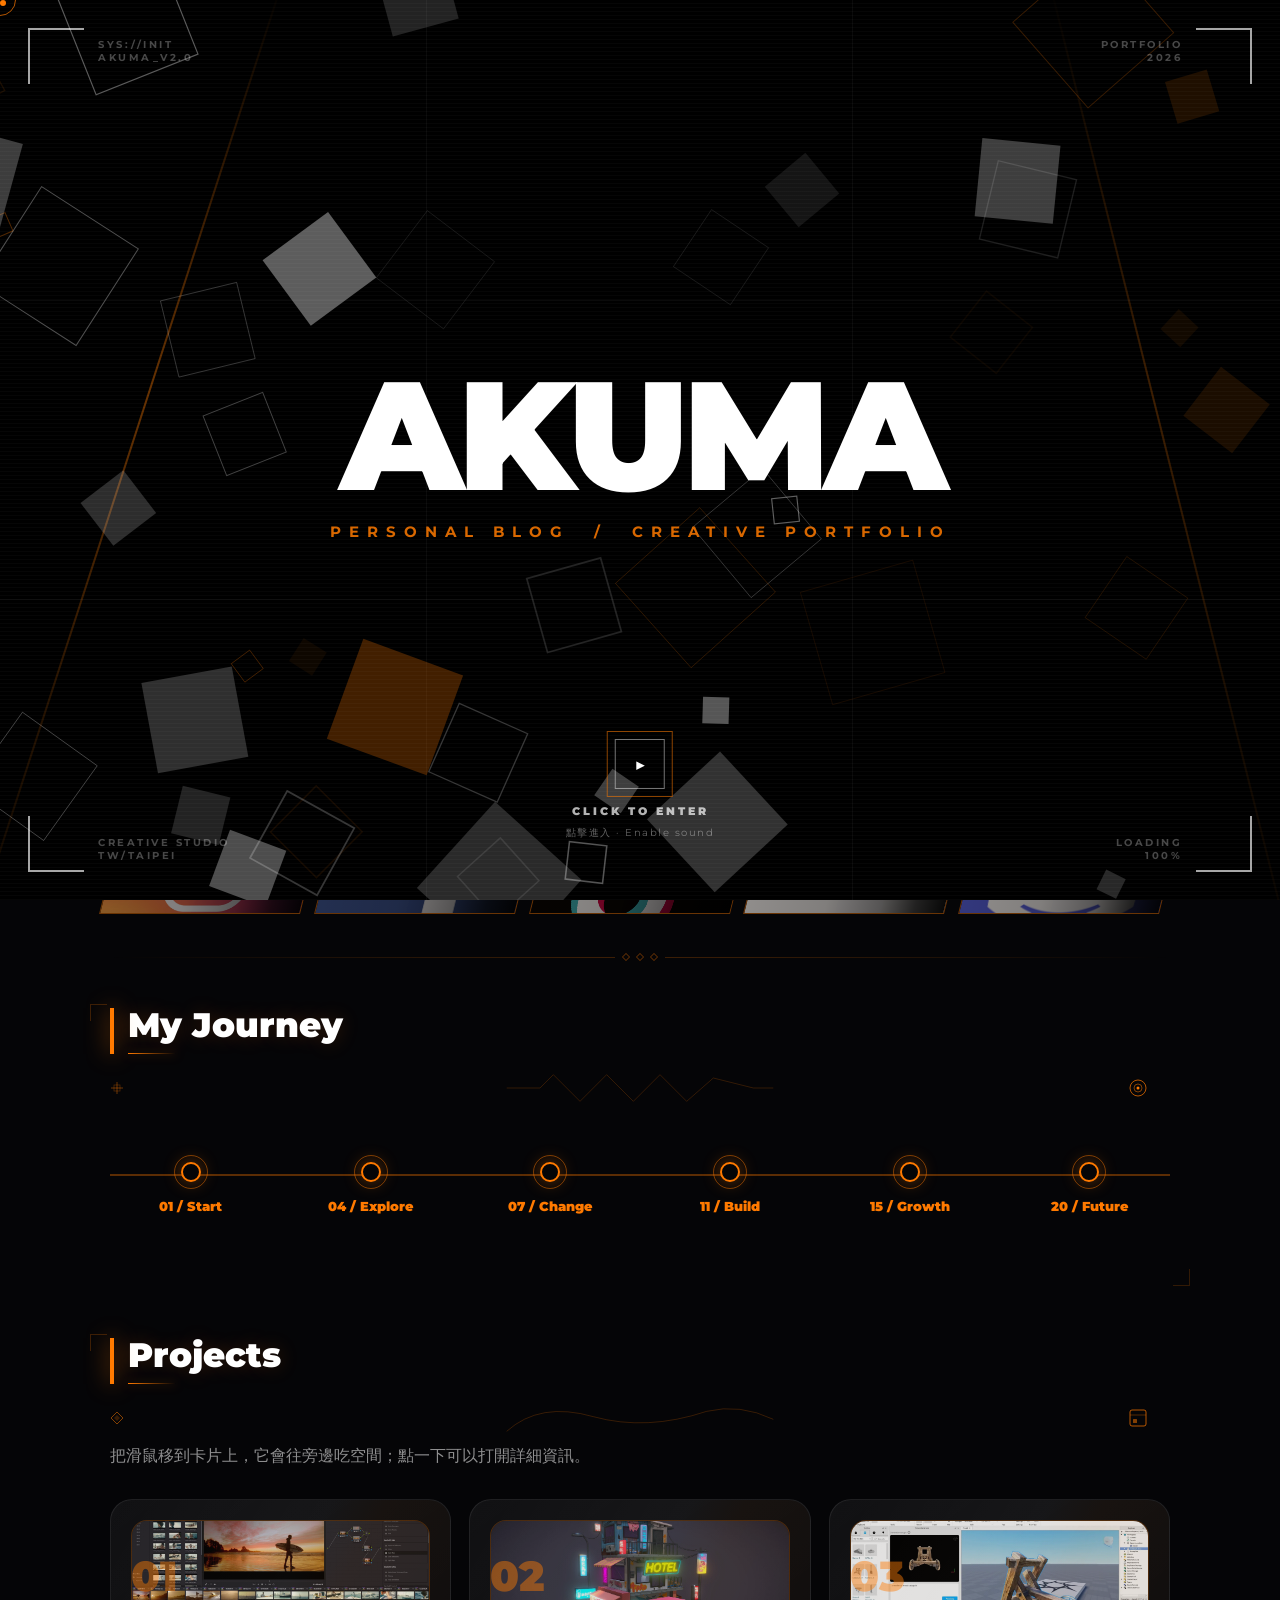
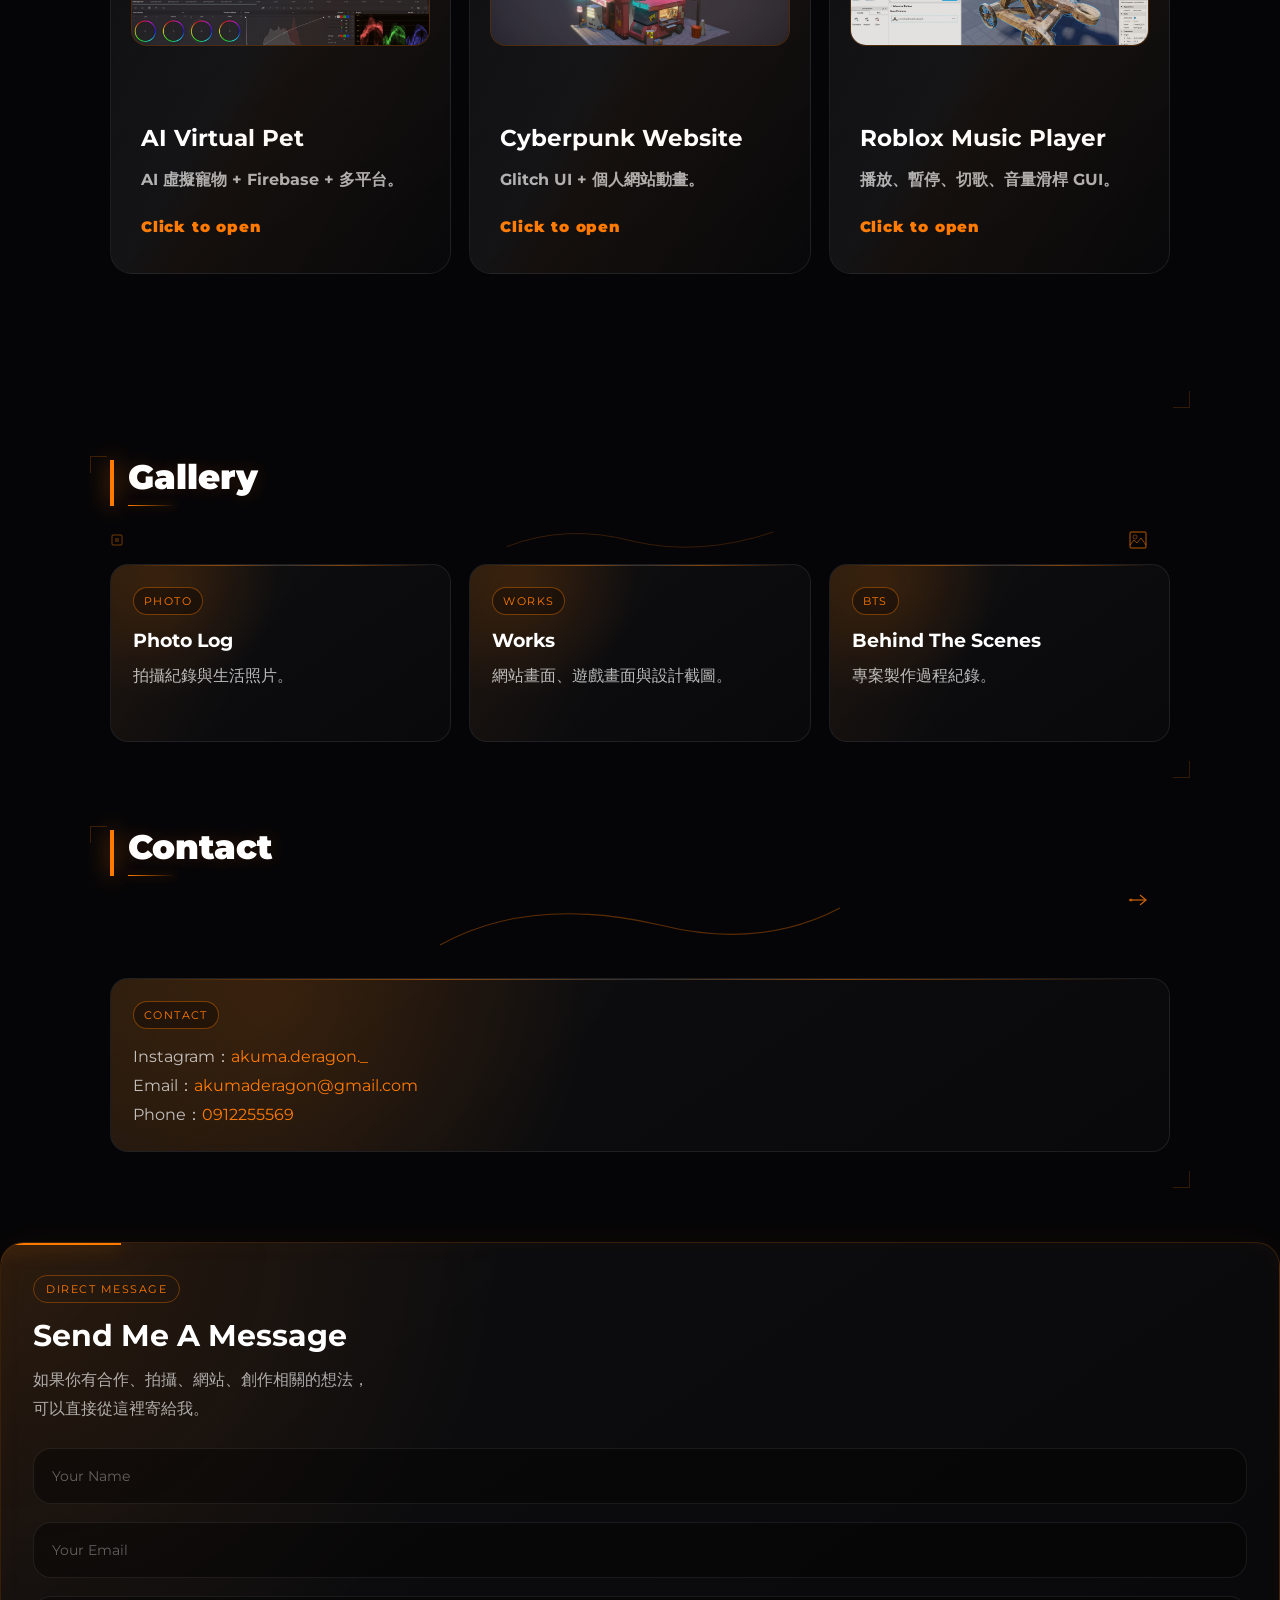
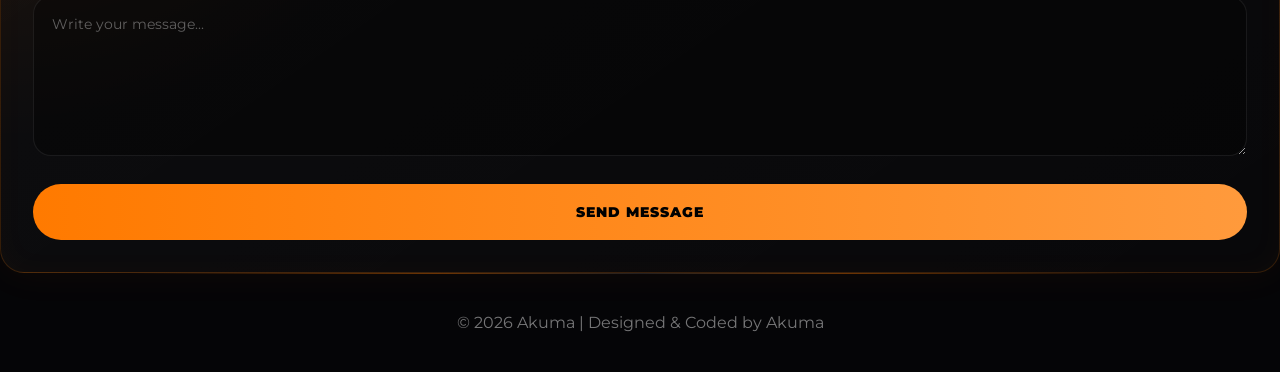
<file: 個人網頁.html>
<!DOCTYPE html>
<html lang="zh-Hant">
<head>
<meta charset="UTF-8">
<meta name="viewport" content="width=device-width, initial-scale=1.0">
<title>AKUMA</title>

<link href="https://fonts.googleapis.com/css2?family=Montserrat:wght@700;800;900&display=swap" rel="stylesheet">
<link rel="stylesheet" href="個人網站.css">
</head>

<body>

<div id="luxLines" aria-hidden="true"></div>

<div id="cursor"></div>
<div id="cursorDot"></div>

<canvas id="particleCanvas"></canvas>
<div id="pageVeil"></div>

<!-- ══ BRUTALIST GEOMETRIC INTRO ══ -->
<div id="geoIntro">
  <div id="sceneWipe">
  <div class="wipeCore"></div>
</div>
<div id="wipeTransition"></div>
  <!-- corner brackets -->
  <div class="geoBracket tl"></div>
  <div class="geoBracket tr"></div>
  <div class="geoBracket bl"></div>
  <div class="geoBracket br"></div>

  <!-- HUD labels -->
  <div class="geoHud topLeft">SYS://INIT<br>AKUMA_v2.0</div>
  <div class="geoHud topRight">PORTFOLIO<br>2026</div>
  <div class="geoHud botLeft">CREATIVE STUDIO<br>TW/TAIPEI</div>
  <div class="geoHud botRight">LOADING<br><span id="geoLoadPct">000</span>%</div>

  <!-- diagonal accents -->
  <div class="geoDiag" style="left:22%;top:-20px;transform:rotate(18deg);"></div>
  <div class="geoDiag" style="right:18%;top:-20px;transform:rotate(-14deg);opacity:.6;"></div>

  <!-- grid lines -->
  <div class="geoGridH" style="top:33.3%"></div>
  <div class="geoGridH" style="top:66.6%"></div>
  <div class="geoGridV" style="left:33.3%"></div>
  <div class="geoGridV" style="left:66.6%"></div>

  <!-- rotating squares canvas -->
  <canvas class="geoCanvas" id="geoCanvas"></canvas>

  <!-- white flash -->
  <div id="geoFlash"></div>

  <!-- main text -->
  <div id="geoTextBlock">
    <div id="geoName">AKUMA</div>
    <div id="geoSub">Personal Blog &nbsp;/&nbsp; Creative Portfolio</div>
  </div>

  <!-- enter button -->
  <div id="geoEnterBtn">
    <div class="geoEnterRing">
      <div class="geoEnterIcon">▶</div>
    </div>
    <h2>CLICK TO ENTER</h2>
    <p>點擊進入 · Enable sound</p>
  </div>



  <!-- SCENE 2：AKUMA 5 → 7 → 9 字樣動畫（由個人網頁(1)結合） -->
  <div id="akumaStageScene">
    <div class="personFlash" id="personFlash"></div>

    <div id="textStage">
      <div id="mainText">AKUMA</div>

      <div id="stageWords">
        <div>akuma akuma akuma</div>
        <div>akuma akuma akuma</div>
        <div>akuma akuma akuma</div>
        <div>akuma akuma akuma</div>
        <div>akuma akuma akuma</div>
        <div>akuma akuma akuma</div>
        <div>akuma akuma akuma</div>
        <div>akuma akuma akuma</div>
        <div>akuma akuma akuma</div>
      </div>
    </div>
  </div>

  <audio id="glitchSound" preload="none" src="glitch.mp3"></audio>
  <audio id="enterSound" preload="none" src="enter.mp3"></audio>
  <audio id="stageHitSound" preload="none" src="stage-hit.mp3"></audio>
  <audio id="siteBgm" preload="auto" src="site-bgm.mp3" loop></audio>

</div>
<!-- ══ END INTRO ══ -->

<div id="site">

<header>
  <nav>
    <a class="logo" href="#">A<span>K</span>UMA</a>

    <div class="navLinks">
      <a href="#about">About</a>
      <a href="#myjourney">My Journey</a>
      <a href="#projects">Projects</a>
      <a href="#gallery">Gallery</a>
      <a href="#contact">Contact</a>
    </div>
  </nav>
</header>

<section class="hero bannerHero">
  <div class="heroTopLine"></div>
  <div class="heroBottomLine"></div>

  <!-- decorative corner brackets -->
  <div class="heroBracket tl"></div>
  <div class="heroBracket br"></div>
  <!-- scan stripe accent -->
  <div class="heroScanStripe"></div>
  <!-- diagonal neon slash -->
  <div class="heroSlash"></div>
  <!-- system tag -->
  <div class="heroSysTag">SYS://AKUMA_PORTFOLIO_v2.0</div>

  <div class="heroLeft">
    <h1 class="stageTitle">
      <span data-text="akuma">akuma</span>
    </h1>

    <p class="subTitle">personal blog / creative portfolio</p>

    <div class="heroTextBox">
      <p>
        我把遊戲、網站、影像和音樂做成自己的世界觀。<br>
        這裡會記錄我的作品、經歷、想法和創作過程。
      </p>
    </div>
  </div>

  <div class="heroRight bannerProfile">
    <div class="profileFrame">
      <div class="scarX"></div>
      <img src="akuma2.png" alt="Akuma Profile">
      <div class="profileGlow"></div>
    </div>
  </div>
  </div>

</section>

<section class="section" id="about">
  <h2 class="sectionTitle">About Me</h2>

  <div class="sectionDeco" aria-hidden="true">
    <svg class="decoPath" viewBox="0 0 420 60" fill="none">
      <path d="M 10,45 Q 80,8 180,30 Q 260,48 380,15" stroke="rgba(255,122,0,0.3)" stroke-width="1" stroke-dasharray="5 4" fill="none"/>
    </svg>
    <!-- SVG 幾何終點 -->
    <svg class="decoGeoEnd" viewBox="0 0 22 22" fill="none" xmlns="http://www.w3.org/2000/svg">
      <rect x="6" y="6" width="10" height="10" stroke="rgba(255,122,0,0.85)" stroke-width="1.2" transform="rotate(45 11 11)"/>
      <circle cx="11" cy="11" r="2" fill="#ff7a00" opacity="0.9"/>
    </svg>
    <!-- SVG 幾何起點 -->
    <svg class="decoGeoStart" viewBox="0 0 14 14" fill="none" xmlns="http://www.w3.org/2000/svg">
      <polygon points="7,1 13,7 7,13 1,7" stroke="rgba(255,122,0,0.5)" stroke-width="1" fill="none"/>
    </svg>
  </div>

  <div class="aboutBox decoratedBox">
    <div class="boxTag">ABOUT / AKUMA</div>
    <p>
      我是 Akuma，喜歡做有氛圍、有節奏、有世界觀的作品。<br><br>
      我的風格偏向 Cyberpunk、Glitch、Dark UI 和 Neon。  
      我想把網站、影像、遊戲、音樂都做成像一個完整宇宙一樣的東西。
    </p>
  </div>
</section>

<section class="socialStripSection">
  <div class="socialStrip">

    <a href="https://instagram.com/akuma.deragon._" target="_blank" class="socialSlash">
      <div class="socialIcon">
        <img src="instagram.png" alt="Instagram">
      </div>
      <div class="socialText">
        <span>IG</span>
        <strong>Instagram</strong>
      </div>
    </a>

    <a href="https://discord.com/channels/679627507003293696/900736763436339302/1498738685599023104" target="_blank" class="socialSlash">
      <div class="socialIcon">
        <img src="facebook.png" alt="Facebook">
      </div>
      <div class="socialText">
        <span>FB</span>
        <strong>Facebook</strong>
      </div>
    </a>

    <a href="https://www.tiktok.com/@akufilmsstudio?is_from_webapp=1&sender_device=pc" target="_blank" class="socialSlash">
      <div class="socialIcon">
        <img src="tiktok.png" alt="TikTok">
      </div>
      <div class="socialText">
        <span>TT</span>
        <strong>TikTok</strong>
      </div>
    </a>

    <a href="https://www.youtube.com/@akumaderagon" target="_blank" class="socialSlash">
      <div class="socialIcon">
        <img src="youtube.png" alt="YouTube">
      </div>
      <div class="socialText">
        <span>YT</span>
        <strong>YouTube</strong>
      </div>
    </a>

    <a href="https://discord.gg/h5Q9GkmM" target="_blank" class="socialSlash">
      <div class="socialIcon">
        <img src="discord.png" alt="Discord">
      </div>
      <div class="socialText">
        <span>DC</span>
        <strong>Discord</strong>
      </div>
    </a>

  </div>
</section>

<div class="luxDivider" aria-hidden="true"><div class="luxDivDiamond"></div><div class="luxDivDiamond"></div><div class="luxDivDiamond"></div></div>

<section class="section" id="myjourney">
  <h2 class="sectionTitle">My Journey</h2>

  <div class="sectionDeco" aria-hidden="true">
    <svg class="decoPath" viewBox="0 0 420 60" fill="none">
      <path d="M 10,30 L 60,30 L 80,10 L 120,50 L 160,10 L 200,50 L 240,10 L 280,50 L 320,15 L 380,30 L 410,30" stroke="rgba(255,122,0,0.28)" stroke-width="1" stroke-dasharray="4 4" fill="none"/>
    </svg>
    <svg class="decoGeoEnd" viewBox="0 0 22 22" fill="none" xmlns="http://www.w3.org/2000/svg">
      <circle cx="11" cy="11" r="8" stroke="rgba(255,122,0,0.7)" stroke-width="1"/>
      <circle cx="11" cy="11" r="4" stroke="rgba(255,122,0,0.5)" stroke-width="1"/>
      <circle cx="11" cy="11" r="1.5" fill="#ff7a00"/>
    </svg>
    <svg class="decoGeoStart" viewBox="0 0 14 14" fill="none" xmlns="http://www.w3.org/2000/svg">
      <line x1="7" y1="1" x2="7" y2="13" stroke="rgba(255,122,0,0.4)" stroke-width="1"/>
      <line x1="1" y1="7" x2="13" y2="7" stroke="rgba(255,122,0,0.4)" stroke-width="1"/>
      <rect x="4" y="4" width="6" height="6" stroke="rgba(255,122,0,0.3)" stroke-width="0.8" fill="none"/>
    </svg>
  </div>

  <div class="horizontalTimeline">

    <div class="timePoint">
      <button class="dot" type="button"></button>
      <span>01 / Start</span>

      <div class="story">
        <p>
          這是故事的開始。那時候我開始真正思考自己想做什麼。
        </p>
      </div>
    </div>

    <div class="timePoint">
      <button class="dot" type="button"></button>
      <span>04 / Explore</span>

      <div class="story">
        <p>
          我開始接觸不同的創作方式，像是網站、剪輯、音樂和遊戲。
        </p>
      </div>
    </div>

    <div class="timePoint">
      <button class="dot" type="button"></button>
      <span>07 / Change</span>

      <div class="story">
        <p>
          某些事情改變了我的方向，也讓我重新看待創作。
        </p>
      </div>
    </div>

    <div class="timePoint">
      <button class="dot" type="button"></button>
      <span>11 / Build</span>

      <div class="story">
        <p>
          我開始把想法真的做出來，不只是想，而是慢慢變成作品。
        </p>
      </div>
    </div>

    <div class="timePoint">
      <button class="dot" type="button"></button>
      <span>15 / Growth</span>

      <div class="story">
        <p>
          開始把網站、影片、音樂和遊戲慢慢變成自己的世界。
        </p>
      </div>
    </div>

    <div class="timePoint">
      <button class="dot" type="button"></button>
      <span>20 / Future</span>

      <div class="story">
        <p>
          未來我想做出更完整的作品，包含個人品牌、工作室和更多大型專案。
        </p>
      </div>
    </div>

  </div>
</section>

<section class="section" id="projects">
  <h2 class="sectionTitle">Projects</h2>

  <div class="sectionDeco" aria-hidden="true">
    <svg class="decoPath" viewBox="0 0 420 60" fill="none">
      <path d="M 10,50 Q 60,5 140,28 Q 220,50 310,20 Q 360,8 410,32" stroke="rgba(255,122,0,0.3)" stroke-width="1" stroke-dasharray="5 4" fill="none"/>
    </svg>
    <svg class="decoGeoEnd" viewBox="0 0 22 22" fill="none" xmlns="http://www.w3.org/2000/svg">
      <rect x="3" y="3" width="16" height="16" rx="2" stroke="rgba(255,122,0,0.7)" stroke-width="1"/>
      <line x1="3" y1="8" x2="19" y2="8" stroke="rgba(255,122,0,0.4)" stroke-width="0.8"/>
      <rect x="6" y="12" width="4" height="4" fill="rgba(255,122,0,0.5)" rx="0.5"/>
    </svg>
    <svg class="decoGeoStart" viewBox="0 0 14 14" fill="none" xmlns="http://www.w3.org/2000/svg">
      <polygon points="7,1 13,7 7,13 1,7" stroke="rgba(255,122,0,0.5)" stroke-width="1" fill="none"/>
      <polygon points="7,4 10,7 7,10 4,7" fill="rgba(255,122,0,0.2)"/>
    </svg>
  </div>

  <p class="sectionIntro">
    把滑鼠移到卡片上，它會往旁邊吃空間；點一下可以打開詳細資訊。
  </p>

  <div class="projectFlex">

    <div class="projectCard" data-project="pet">
      <div class="projectPreview">
        <img src="pet-preview.png" alt="AI Virtual Pet Preview">
      </div>

      <div class="projectNumber">01</div>

      <div class="projectContent">
        <h3>AI Virtual Pet</h3>
        <p>AI 虛擬寵物 + Firebase + 多平台。</p>
        <button class="openProject" type="button">Click to open</button>
      </div>
    </div>

    <div class="projectCard" data-project="cyberpunk">
      <div class="projectPreview">
        <img src="cyberpunk-preview.png" alt="Cyberpunk Website Preview">
      </div>

      <div class="projectNumber">02</div>

      <div class="projectContent">
        <h3>Cyberpunk Website</h3>
        <p>Glitch UI + 個人網站動畫。</p>
        <button class="openProject" type="button">Click to open</button>
      </div>
    </div>

    <div class="projectCard" data-project="roblox">
      <div class="projectPreview">
        <img src="roblox-preview.png" alt="Roblox Music Player Preview">
      </div>

      <div class="projectNumber">03</div>

      <div class="projectContent">
        <h3>Roblox Music Player</h3>
        <p>播放、暫停、切歌、音量滑桿 GUI。</p>
        <button class="openProject" type="button">Click to open</button>
      </div>
    </div>

  </div>

  <div class="projectDetail" id="projectDetail">
    <button class="closeProject" type="button">×</button>

    <div class="detailImage">
      <img id="detailImage" src="cyberpunk-preview.png" alt="Project Preview">
    </div>

    <div class="detailText">
      <p class="detailLabel">SELECTED PROJECT</p>
      <h3 id="detailTitle">Cyberpunk Website</h3>
      <p id="detailDesc">
        這是一個以 Cyberpunk、Glitch、Dark UI 為核心風格的個人網站。
      </p>

      <div class="detailGrid">
        <div>
          <span>TYPE</span>
          <strong id="detailType">Website</strong>
        </div>

        <div>
          <span>STYLE</span>
          <strong id="detailStyle">Cyberpunk / Glitch</strong>
        </div>

        <div>
          <span>STATUS</span>
          <strong id="detailStatus">Building</strong>
        </div>
      </div>
    </div>
  </div>
</section>

<section class="section" id="gallery">
  <h2 class="sectionTitle">Gallery</h2>

  <div class="sectionDeco" aria-hidden="true">
    <svg class="decoPath" viewBox="0 0 420 60" fill="none">
      <path d="M 10,40 Q 100,5 200,32 Q 300,55 410,18" stroke="rgba(255,122,0,0.3)" stroke-width="1" stroke-dasharray="5 4" fill="none"/>
    </svg>
    <svg class="decoGeoEnd" viewBox="0 0 22 22" fill="none" xmlns="http://www.w3.org/2000/svg">
      <rect x="3" y="3" width="16" height="16" rx="1" stroke="rgba(255,122,0,0.7)" stroke-width="1"/>
      <circle cx="8" cy="8" r="2" stroke="rgba(255,122,0,0.5)" stroke-width="0.8"/>
      <polyline points="3,16 7,11 10,14 14,9 19,16" stroke="rgba(255,122,0,0.6)" stroke-width="0.9" fill="none"/>
    </svg>
    <svg class="decoGeoStart" viewBox="0 0 14 14" fill="none" xmlns="http://www.w3.org/2000/svg">
      <rect x="2" y="2" width="10" height="10" rx="1" stroke="rgba(255,122,0,0.45)" stroke-width="1" fill="none"/>
      <rect x="5" y="5" width="4" height="4" fill="rgba(255,122,0,0.25)" rx="0.5"/>
    </svg>
  </div>

  <div class="grid">
    <a class="card decoratedBox galleryLink" href="gallery-photo.html">
      <div class="boxTag">PHOTO</div>
      <h3>Photo Log</h3>
      <p>拍攝紀錄與生活照片。</p>
      <div class="cardArrow">→ OPEN</div>
    </a>

    <a class="card decoratedBox galleryLink" href="gallery-works.html">
      <div class="boxTag">WORKS</div>
      <h3>Works</h3>
      <p>網站畫面、遊戲畫面與設計截圖。</p>
      <div class="cardArrow">→ OPEN</div>
    </a>

    <a class="card decoratedBox galleryLink" href="gallery-bts.html">
      <div class="boxTag">BTS</div>
      <h3>Behind The Scenes</h3>
      <p>專案製作過程紀錄。</p>
      <div class="cardArrow">→ OPEN</div>
    </a>
  </div>
</section>

<section class="section" id="contact">
  <h2 class="sectionTitle">Contact</h2>

  <div class="sectionPlane" aria-hidden="true">
    <svg class="planePath" viewBox="0 0 420 80" fill="none" xmlns="http://www.w3.org/2000/svg">
      <path d="M 10,55 Q 100,5 230,35 Q 330,60 410,18" stroke="rgba(255,122,0,0.35)" stroke-width="1.2" stroke-dasharray="6 5" fill="none"/>
    </svg>
    <!-- 幾何箭頭終點 -->
    <svg style="position:absolute;right:2%;top:10px;width:22px;height:22px;opacity:0;animation:decoIconIn .6s ease forwards;animation-delay:2.2s;" viewBox="0 0 22 22" fill="none" xmlns="http://www.w3.org/2000/svg">
      <line x1="2" y1="11" x2="18" y2="11" stroke="rgba(255,122,0,0.8)" stroke-width="1.2"/>
      <polyline points="13,6 19,11 13,16" stroke="rgba(255,122,0,0.8)" stroke-width="1.2" fill="none"/>
      <circle cx="4" cy="11" r="1.5" fill="rgba(255,122,0,0.5)"/>
    </svg>
  </div>

  <div class="contactBox decoratedBox">
    <div class="boxTag">CONTACT</div>
    <p>Instagram：<span class="orange">akuma.deragon._</span></p>
    <p>Email：<span class="orange">akumaderagon@gmail.com</span></p>
    <p>Phone：<span class="orange">0912255569</span></p>
  </div>
</section>

<div class="mailWrap">
  <div class="mailHeader">
    <p class="mailTag">DIRECT MESSAGE</p>
    <h3>Send Me A Message</h3>
    <p class="mailSub">
      如果你有合作、拍攝、網站、創作相關的想法，<br>
      可以直接從這裡寄給我。
    </p>
  </div>

  <form action="https://formspree.io/f/xgorgedr" method="POST" class="mailForm">
    <div class="inputBox">
      <input type="text" name="name" placeholder="Your Name" required>
    </div>

    <div class="inputBox">
      <input type="email" name="email" placeholder="Your Email" required>
    </div>

    <div class="inputBox">
      <textarea name="message" placeholder="Write your message..." required></textarea>
    </div>

    <button type="submit" class="sendBtn">
      <span>SEND MESSAGE</span>
    </button>
  </form>
</div>

<footer>
  © 2026 Akuma | Designed & Coded by Akuma
</footer>

</div>

<div id="bgmControl">

  <!-- 橘色三角（收合小 / 展開大） -->
  <div id="bgmTriangle">
    <button id="muteBtn" type="button">ON</button>
  </div>

  <!-- BGM VOLUME 文字：獨立在三角外，不受 clip-path 影響 -->
  <svg id="bgmTriLabel" viewBox="0 0 90 90" xmlns="http://www.w3.org/2000/svg">
    <defs>
      <path id="diag" d="M 20,70 L 70,20"/>
    </defs>
    <text font-size="7" font-weight="900" fill="white" letter-spacing="1.5" text-anchor="middle">
      <textPath href="#diag" startOffset="50%">BGM VOLUME</textPath>
    </text>
  </svg>

  <!-- 滑桿 + 數值：展開後顯示 -->
  <div id="bgmSliderWrap">
    <span id="bgmPct">20%</span>
    <input id="volumeSlider" type="range" min="0" max="100" step="1" value="20">
  </div>

</div>
<script>
/* ── INTRO：Click To Enter → AKUMA 5/7/9 → Game-like website transition ── */
const geoIntro      = document.getElementById("geoIntro");
const geoCanvas     = document.getElementById("geoCanvas");
const geoFlash      = document.getElementById("geoFlash");
const geoTextBlock  = document.getElementById("geoTextBlock");
const geoName       = document.getElementById("geoName");
const geoSub        = document.getElementById("geoSub");
const geoEnterBtn   = document.getElementById("geoEnterBtn");
const geoLoadPct    = document.getElementById("geoLoadPct");
const site          = document.getElementById("site");

const akumaStageScene = document.getElementById("akumaStageScene");
const mainText        = document.getElementById("mainText");
const stageWords      = document.getElementById("stageWords");
const personFlash     = document.getElementById("personFlash");

const glitchSound = document.getElementById("glitchSound");
const enterSound  = document.getElementById("enterSound");
const stageHitSound = document.getElementById("stageHitSound");
const siteBgm = document.getElementById("siteBgm");
const bgmControl   = document.getElementById("bgmControl");
const bgmTriangle  = document.getElementById("bgmTriangle");
const bgmSliderWrap= document.getElementById("bgmSliderWrap");
const muteBtn      = document.getElementById("muteBtn");
const volumeSlider = document.getElementById("volumeSlider");
const bgmPct       = document.getElementById("bgmPct");

let siteBgmMuted  = false;
let siteBgmVolume = 0.20;
let bgmPanelOpen  = false;

function playStageHit(){
  if(!stageHitSound) return;

  try{
    stageHitSound.pause();
    stageHitSound.currentTime = 0;
    stageHitSound.volume = 0.25;

    const playPromise = stageHitSound.play();

    if(playPromise !== undefined){
      playPromise.catch(err=>{
        console.log("stage sound blocked:", err);
      });
    }

  }catch(err){
    console.log(err);
  }
}

let introStarted = false;
let animRunning = true;

/* ── Skip intro：sessionStorage 記錄，任何方式返回都有效 ── */
function skipIntro(){
  animRunning = false;
  if(geoIntro){ geoIntro.style.display = "none"; geoIntro.classList.add("hidden"); }
  if(site){
    site.style.visibility = "visible";
    site.style.opacity    = "1";
    site.style.transform  = "none";
  }
  showBgmControl();
}

(function(){
  const shouldSkip =
    sessionStorage.getItem("akuma_entered") === "1" ||
    new URLSearchParams(window.location.search).get("skip") === "1";

  if(shouldSkip){
    skipIntro();
    history.replaceState(null,"",window.location.pathname + window.location.hash);
  }

  /* bfcache 側鍵返回 */
  window.addEventListener("pageshow", function(e){
    if(e.persisted){ skipIntro(); }
  });
})();

function playGlitch(){
  if(!glitchSound) return;
  glitchSound.volume = 0.5;
  glitchSound.currentTime = 0;
  glitchSound.play().catch(()=>{});
}

function playEnter(){
  if(!enterSound) return;
  enterSound.volume = 0.5;
  enterSound.currentTime = 0;
  enterSound.play().catch(()=>{});
}
function unlockSiteBgm(){
  if(!siteBgm) return;

  siteBgm.volume = 0;
  siteBgm.muted = true;

  const p = siteBgm.play();
  if(p !== undefined){
    p.catch(()=>{});
  }
}

function syncBgmUI(){
  const pct = Math.round(siteBgmVolume * 100);
  if(volumeSlider) volumeSlider.value = pct;
  if(bgmPct) bgmPct.textContent = pct + "%";
  if(muteBtn){
    muteBtn.textContent = siteBgmMuted ? "MUTE" : "ON";
    muteBtn.classList.toggle("muted", siteBgmMuted);
  }
  if(bgmTriangle) bgmTriangle.classList.toggle("open", bgmPanelOpen);
  if(bgmSliderWrap) bgmSliderWrap.classList.toggle("open", bgmPanelOpen);
}

function showBgmControl(){
  if(!bgmControl) return;
  /* 確保直接掛在 body，不受任何祖先 transform/filter 影響 */
  if(bgmControl.parentNode !== document.body){
    document.body.appendChild(bgmControl);
  }
  bgmControl.style.display  = "block";
  bgmControl.style.position = "fixed";
  bgmControl.style.right    = "0";
  bgmControl.style.bottom   = "0";
  bgmControl.style.left     = "auto";
  bgmControl.style.top      = "auto";
  bgmControl.classList.add("show");
}

function playSiteBgm(){
  if(!siteBgm) return;
  siteBgmVolume = 0.20;
  siteBgm.volume = siteBgmVolume;
  siteBgm.muted = siteBgmMuted;
  syncBgmUI();
  const p = siteBgm.play();
  if(p !== undefined){
    p.catch(err=>{ console.log("site bgm blocked:", err); });
  }
}

// 點三角展開/收合
if(bgmTriangle){
  bgmTriangle.addEventListener("click", (e)=>{
    // muteBtn 在三角內，避免重複觸發
    if(e.target === muteBtn) return;
    e.stopPropagation();
    bgmPanelOpen = !bgmPanelOpen;
    syncBgmUI();
  });
}

if(muteBtn){
  muteBtn.addEventListener("click", (e)=>{
    e.stopPropagation();
    siteBgmMuted = !siteBgmMuted;
    if(siteBgm) siteBgm.muted = siteBgmMuted;
    syncBgmUI();
  });
}

document.addEventListener("click", (e)=>{
  if(bgmPanelOpen && bgmControl && !bgmControl.contains(e.target)){
    bgmPanelOpen = false;
    syncBgmUI();
  }
});

if(volumeSlider){
  volumeSlider.addEventListener("input", ()=>{
    siteBgmVolume = Number(volumeSlider.value) / 100;
    if(siteBgm){
      siteBgm.volume = siteBgmVolume;
      siteBgmMuted = siteBgmVolume <= 0;
      siteBgm.muted = siteBgmMuted;
    }
    syncBgmUI();
  });
}

syncBgmUI();

/* BGM canvas removed - using CSS clip-path instead */

function randomBetween(a, b){
  return a + Math.random() * (b - a);
}

/* ── Geometric click screen canvas ── */
const ctx2 = geoCanvas ? geoCanvas.getContext("2d") : null;
let squares = [];

function resizeGeo(){
  if(!geoCanvas) return;
  geoCanvas.width = window.innerWidth;
  geoCanvas.height = window.innerHeight;
}
resizeGeo();
window.addEventListener("resize", resizeGeo);

function spawnSquare(){
  if(!geoCanvas) return;
  const size = randomBetween(18, 120);
  squares.push({
    x: randomBetween(-100, window.innerWidth + 100),
    y: randomBetween(-100, window.innerHeight + 100),
    size,
    rot: randomBetween(0, Math.PI * 2),
    rotSpeed: randomBetween(0.004, 0.028) * (Math.random() > .5 ? 1 : -1),
    alpha: randomBetween(0.04, 0.38),
    filled: Math.random() > 0.72,
    color: Math.random() > 0.82 ? "rgba(255,122,0," : "rgba(255,255,255,",
    vx: randomBetween(-0.3, 0.3),
    vy: randomBetween(-0.2, 0.15),
    life: 1,
    decay: randomBetween(0.0005, 0.0018)
  });
}

for(let i = 0; i < 48; i++) spawnSquare();

function drawSquares(){
  if(!ctx2 || !geoCanvas) return;
  ctx2.clearRect(0, 0, geoCanvas.width, geoCanvas.height);

  squares.forEach((s, i)=>{
    s.rot += s.rotSpeed;
    s.x += s.vx;
    s.y += s.vy;
    s.life -= s.decay;

    if(s.life <= 0){
      squares[i] = null;
      return;
    }

    const alpha = s.alpha * s.life;
    ctx2.save();
    ctx2.translate(s.x, s.y);
    ctx2.rotate(s.rot);

    const half = s.size / 2;
    if(s.filled){
      ctx2.fillStyle = s.color + alpha + ")";
      ctx2.fillRect(-half, -half, s.size, s.size);
    }else{
      ctx2.strokeStyle = s.color + alpha + ")";
      ctx2.lineWidth = randomBetween(.5, 1.8);
      ctx2.strokeRect(-half, -half, s.size, s.size);
    }

    ctx2.restore();
  });

  squares = squares.filter(Boolean);
  while(squares.length < 48) spawnSquare();

  if(animRunning) requestAnimationFrame(drawSquares);
}
drawSquares();

/* ── Loading counter ── */
let pct = 0;
const loadTimer = setInterval(()=>{
  pct += Math.floor(randomBetween(2, 11));
  if(pct >= 100){
    pct = 100;
    clearInterval(loadTimer);
  }
  if(geoLoadPct) geoLoadPct.textContent = String(pct).padStart(3, "0");
}, 55);

setTimeout(()=>geoName && geoName.classList.add("show"), 300);
setTimeout(()=>geoSub && geoSub.classList.add("show"), 900);
setTimeout(()=>geoEnterBtn && geoEnterBtn.classList.add("show"), 1400);

function doFlash(opacity, duration){
  return new Promise(resolve=>{
    if(!geoFlash){ resolve(); return; }

    geoFlash.style.display = "block";
    geoFlash.style.transition = "none";
    geoFlash.style.opacity = opacity;

    setTimeout(()=>{
      geoFlash.style.transition = `opacity ${duration}ms ease`;
      geoFlash.style.opacity = "0";
      setTimeout(resolve, duration + 20);
    }, 35);
  });
}

async function startGeoIntro(){

  if(introStarted) return;
  unlockSiteBgm();
  if(stageHitSound){
    stageHitSound.volume = 0;
    stageHitSound.play().then(()=>{
      stageHitSound.pause();
      stageHitSound.currentTime = 0;
      stageHitSound.volume = 0.35;
    }).catch(()=>{});
  }

  if(!geoEnterBtn || !geoEnterBtn.classList.contains("show")) return;

  introStarted = true;
  geoEnterBtn.style.pointerEvents = "none";
  playGlitch();

  if(geoTextBlock) geoTextBlock.classList.add("hide");
  geoEnterBtn.classList.add("hide");

  await doFlash("0.45", 70);
  await new Promise(r=>setTimeout(r, 80));

  if(geoFlash){
    geoFlash.style.opacity = "0";
    geoFlash.style.display = "none";
  }

  startAkumaStage();
}

if(geoEnterBtn){
  geoEnterBtn.addEventListener("click", e=>{
    e.stopPropagation();
    startGeoIntro();
  });
}

if(geoIntro){
  geoIntro.addEventListener("click", ()=>{
    if(geoEnterBtn && geoEnterBtn.classList.contains("show")){
      startGeoIntro();
    }
  });
}

/* ── AKUMA 5 → 7 → 9 scene ── */
function flashWhite(){
  if(!stageWords) return;
  stageWords.classList.add("flashWhite");
  setTimeout(()=>stageWords.classList.remove("flashWhite"), 45);
}

function startAkumaStage(){
  if(!akumaStageScene) return enterWebsite();

  akumaStageScene.classList.add("show");

  setTimeout(()=>{
    if(!mainText) return;
    mainText.style.opacity = "1";
    mainText.style.transform = "translateX(0)";
  }, 160);

  setTimeout(()=>{
    if(!personFlash) return;
    personFlash.style.opacity = "1";
    personFlash.classList.add("tripleFlashOut");

    setTimeout(()=>{
      personFlash.classList.remove("tripleFlashOut");
      personFlash.style.opacity = "1";
    }, 180);
  }, 420);

  setTimeout(()=>{
    if(mainText) mainText.style.opacity = "0";
    stageEffect();
  }, 720);
}

function stageEffect(){
  if(!stageWords){
    enterWebsite();
    return;
  }

  stageWords.style.opacity = "1";

 stageWords.className = "five";
flashWhite();
playStageHit();

  setTimeout(()=>{
    stageWords.className = "seven";
    flashWhite();
    playStageHit();
  }, 280);

  setTimeout(()=>{
    stageWords.className = "nine merge";
    flashWhite();
    playStageHit();
  }, 560);

  setTimeout(()=>flashWhite(), 760);

  setTimeout(()=>{
    
    stageWords.classList.add("explode");
    if(personFlash) personFlash.classList.add("tripleFlashOut");
  }, 980);

  setTimeout(()=>{
    stageWords.style.opacity = "0";
    stageWords.className = "";

    if(personFlash){
      personFlash.style.opacity = "0";
      personFlash.classList.remove("tripleFlashOut");
    }

    if(akumaStageScene) akumaStageScene.classList.add("finish");
  }, 1500);

  setTimeout(()=>enterWebsite(), 1720);
}

function enterWebsite(){
  geoFlash.style.opacity = "0";
  geoFlash.style.display = "none";

  /* 記錄已進入過，之後任何方式返回都跳過 intro */
  sessionStorage.setItem("akuma_entered", "1");

  geoIntro.classList.add("introCollapse");

  setTimeout(()=>{
    animRunning = false;

    geoIntro.style.display = "none";
    geoIntro.classList.add("hidden");

    /* 黑幕遮住進場卡頓 */
    const blackout = document.createElement("div");
    blackout.id = "enterBlackout";
    blackout.style.cssText = [
      "position:fixed","inset:0","background:#000","z-index:99999",
      "pointer-events:none","opacity:1","transition:opacity 0.8s ease"
    ].join(";");
    document.body.appendChild(blackout);

    site.style.visibility = "visible";
    site.classList.add("gameEnter");
    showBgmControl();
    playEnter();
    playSiteBgm();

    const title = document.querySelector(".stageTitle");
    if(title) title.classList.add("animate");

    /* 1.2秒後黑幕淡出 */
    setTimeout(()=>{
      blackout.style.opacity = "0";
      setTimeout(()=> blackout.remove(), 850);
    }, 1200);

  }, 520);
}

/* ── Gallery card click transition ── */
document.querySelectorAll("a.galleryLink").forEach(link => {
  link.addEventListener("click", function(e){
    e.preventDefault();
    const href = this.href;

    const flash = document.createElement("div");
    flash.style.cssText = [
      "position:fixed","inset:0","z-index:999999",
      "background:#fff","opacity:0","pointer-events:none",
      "transition:opacity 0.06s ease"
    ].join(";");
    document.body.appendChild(flash);

    /* 閃 1 → 滅 → 閃 2 → fade 黑 0.8s → 跳頁 */
    requestAnimationFrame(()=>{
      flash.style.opacity = "1";                        // 第一閃亮
      setTimeout(()=>{
        flash.style.opacity = "0";                      // 第一閃滅
        setTimeout(()=>{
          flash.style.opacity = "1";                    // 第二閃亮
          setTimeout(()=>{
            flash.style.opacity = "0";                  // 第二閃滅
            setTimeout(()=>{
              flash.style.background = "#000";
              flash.style.transition = "opacity 0.8s ease";
              flash.style.opacity    = "1";             // fade 黑
              setTimeout(()=>{ window.location.href = href; }, 820);
            }, 60);
          }, 60);
        }, 60);
      }, 60);
    });
  });
});
document.querySelectorAll(".timePoint .dot").forEach(dot=>{
  dot.addEventListener("click", ()=>{
    const point = dot.closest(".timePoint");
    const story = point.querySelector(".story");

    point.classList.toggle("open");

    if(story.style.maxHeight){
      story.style.maxHeight = null;
    }else{
      story.style.maxHeight = story.scrollHeight + "px";
    }
  });
});

/* ── Custom cursor ── */
const cursor = document.getElementById("cursor");
const cursorDot = document.getElementById("cursorDot");

let mouseX = 0;
let mouseY = 0;
let cursorX = 0;
let cursorY = 0;

document.addEventListener("mousemove", e=>{
  mouseX = e.clientX;
  mouseY = e.clientY;

  if(cursorDot){
    cursorDot.style.transform = `translate(${mouseX - 3}px, ${mouseY - 3}px)`;
  }
});

function animateCursor(){
  cursorX += (mouseX - cursorX) * 0.14;
  cursorY += (mouseY - cursorY) * 0.14;

  if(cursor){
    cursor.style.transform = `translate(${cursorX - 16}px, ${cursorY - 16}px)`;
  }

  requestAnimationFrame(animateCursor);
}
animateCursor();

document.querySelectorAll("a, button, .card, .dot, .projectCard").forEach(el=>{
  el.addEventListener("mouseenter", ()=>cursor && cursor.classList.add("expand"));
  el.addEventListener("mouseleave", ()=>cursor && cursor.classList.remove("expand"));
});

/* ── Project detail panel ── */
const projectData = {
  pet: {
    image: "pet-preview.png",
    title: "AI Virtual Pet",
    desc: "這是一個 AI 虛擬寵物專案，主要概念是讓使用者可以和自己的虛擬角色聊天、互動、培養關係，之後也可以加入客製化外型、心情系統和跨平台存檔。",
    type: "Game / App",
    style: "AI / Cute / Interactive",
    status: "Planning"
  },
  cyberpunk: {
    image: "cyberpunk-preview.png",
    title: "Cyberpunk Website",
    desc: "這是一個以 Cyberpunk、Glitch、Dark UI 為核心風格的個人網站。它不只是作品集，而是把我的世界觀、創作、影像和故事整合在一起。",
    type: "Website",
    style: "Cyberpunk / Glitch",
    status: "Building"
  },
  roblox: {
    image: "roblox-preview.png",
    title: "Roblox Music Player",
    desc: "這是一個 Roblox Studio 裡面的音樂播放器 GUI，包含播放、暫停、切換歌曲、音量控制和齒輪設定按鈕，目標是做成更完整的遊戲內音樂系統。",
    type: "Roblox GUI",
    style: "Game UI / Music",
    status: "Testing"
  }
};

const projectDetail = document.getElementById("projectDetail");
const detailImage = document.getElementById("detailImage");
const detailTitle = document.getElementById("detailTitle");
const detailDesc = document.getElementById("detailDesc");
const detailType = document.getElementById("detailType");
const detailStyle = document.getElementById("detailStyle");
const detailStatus = document.getElementById("detailStatus");
const closeProject = document.querySelector(".closeProject");

document.querySelectorAll(".projectCard").forEach(card=>{
  card.addEventListener("click", ()=>{
    const key = card.dataset.project;
    const data = projectData[key];
    if(!data) return;

    if(detailImage) detailImage.src = data.image;
    if(detailTitle) detailTitle.textContent = data.title;
    if(detailDesc) detailDesc.textContent = data.desc;
    if(detailType) detailType.textContent = data.type;
    if(detailStyle) detailStyle.textContent = data.style;
    if(detailStatus) detailStatus.textContent = data.status;

    if(projectDetail) projectDetail.classList.add("show");
  });
});

if(closeProject){
  closeProject.addEventListener("click", e=>{
    e.stopPropagation();
    if(projectDetail) projectDetail.classList.remove("show");
  });
}

/* ── Luxury floating lines ── */
(function(){
  const container = document.getElementById('luxLines');
  if(!container) return;
  const lines = 8;
  for(let i = 0; i < lines; i++){
    const el = document.createElement('div');
    el.className = 'luxLine';
    const w = 200 + Math.random() * 400;
    const top = 5 + Math.random() * 90;
    const dur = 18 + Math.random() * 22;
    const delay = -(Math.random() * dur);
    el.style.cssText = `width:${w}px;top:${top}%;left:0;animation-duration:${dur}s;animation-delay:${delay}s;`;
    container.appendChild(el);
  }
})();
const canvas = document.getElementById("particleCanvas");
const ctx = canvas ? canvas.getContext("2d") : null;
let particles = [];

function resizeCanvas(){
  if(!canvas) return;
  canvas.width = window.innerWidth;
  canvas.height = window.innerHeight;
}
resizeCanvas();
window.addEventListener("resize", resizeCanvas);

const particleColors = [
  "rgba(255,255,255,.85)",
  "rgba(255,122,0,.85)",
  "rgba(0,220,255,.65)",
  "rgba(255,0,180,.6)",
  "rgba(255,255,255,.5)"
];

function spawnParticle(){
  if(!canvas) return;

  const maxScroll = document.body.scrollHeight - window.innerHeight;
  const scrollRatio = maxScroll <= 0 ? 0 : window.scrollY / maxScroll;
  const amount = 3 + Math.floor(scrollRatio * 10);

  for(let i = 0; i < amount; i++){
    particles.push({
      x: Math.random() * canvas.width,
      y: canvas.height + Math.random() * 80,
      r: Math.random() * 2.6 + 0.8,
      dx: (Math.random() - .5) * 0.9,
      dy: -(Math.random() * 1.6 + 0.45),
      life: 1,
      color: particleColors[Math.floor(Math.random() * particleColors.length)]
    });
  }

  if(particles.length > 260){
    particles.splice(0, particles.length - 260);
  }
}

function animateParticles(){
  if(!ctx || !canvas) return;

  ctx.clearRect(0, 0, canvas.width, canvas.height);

  particles.forEach((p, index)=>{
    p.x += p.dx;
    p.y += p.dy;
    p.life -= 0.0065;

    ctx.beginPath();
    ctx.arc(p.x, p.y, p.r, 0, Math.PI * 2);
    ctx.fillStyle = p.color;
    ctx.globalAlpha = Math.max(p.life, 0);
    ctx.fill();

    if(p.life <= 0 || p.y < -30){
      particles.splice(index, 1);
    }
  });

  ctx.globalAlpha = 1;
  requestAnimationFrame(animateParticles);
}

setInterval(spawnParticle, 90);
animateParticles();
</script>

</body>
</html>
</file>
<file: 個人網站.css>
:root{--accent:#ff7a00;}
*{
  margin:0;
  padding:0;
  box-sizing:border-box;
  font-family:"Montserrat",sans-serif;
}

html{
  scroll-behavior:smooth;
}

body{
  background:#050507;
  color:#fff;
  overflow-x:hidden;
  cursor:none;
}

a,
button,
.card,
.projectCard,
.dot,
#clickStart{
  cursor:none;
}

#cursor{
  position:fixed;
  width:32px;
  height:32px;
  border:1.5px solid rgba(255,122,0,.7);
  border-radius:50%;
  pointer-events:none;
  z-index:999999;
  transition:.18s ease;
}

#cursor.expand{
  width:56px;
  height:56px;
  background:rgba(255,122,0,.08);
  border-color:#ff7a00;
}

#cursorDot{
  position:fixed;
  width:6px;
  height:6px;
  background:#ff7a00;
  border-radius:50%;
  pointer-events:none;
  z-index:999999;
}

#particleCanvas{
  position:fixed;
  inset:0;
  width:100%;
  height:100%;
  pointer-events:none;
  z-index:3;
}

#intro{
  position:fixed;
  inset:0;
  background:#000;
  z-index:99999;
  display:flex;
  align-items:center;
  justify-content:center;
  overflow:hidden;
}

.scanlines{
  position:absolute;
  inset:0;
  background:repeating-linear-gradient(
    to bottom,
    rgba(255,255,255,.05) 0px,
    rgba(255,255,255,.05) 1px,
    transparent 4px,
    transparent 8px
  );
  opacity:.15;
  z-index:5;
}
.scanlines{
  z-index:5;
}

.noise{
  z-index:6;
}

#textStage{
  z-index:20;
}

#mainText{
  z-index:30;
}

#stageWords{
  z-index:40;
}

.personFlash{
  z-index:60;
}

#clickStart{
  z-index:999999;
}

.noise{
  position:absolute;
  inset:0;
  opacity:.08;
  z-index:6;
}

.strobe,
.slice{
  position:absolute;
  inset:0;
  pointer-events:none;
}

#textStage{
  position:relative;
  width:100%;
  height:100%;
  display:flex;
  align-items:center;
  justify-content:center;
  z-index:20;
}

#mainText{
  position:relative;
  font-size:clamp(56px,8vw,140px);
  font-weight:900;
  opacity:0;
  transform:translateX(-130%);
  transition:.4s;
  z-index:30;
}

.personFlash{
  position:absolute;
  inset:0;
  background:url("akuma.png") center no-repeat;
  background-size:400px;
  opacity:0;
  z-index:60;
  pointer-events:none;
  filter:brightness(1) contrast(1);
  transition:opacity .45s ease, filter .45s ease;
}
.personFlash.tripleFlashOut{
  animation:akumaTripleFlash .15s steps(1,end) forwards;
}

@keyframes akumaTripleFlash{
  0%{
    opacity:1;
    filter:brightness(1) contrast(1);
  }

  16%{
    opacity:1;
    filter:
      brightness(0)
      invert(1)
      grayscale(1)
      contrast(999);
  }

  33%{
    opacity:0;
  }

  50%{
    opacity:1;
    filter:
      brightness(0)
      invert(1)
      grayscale(1)
      contrast(999);
  }

  66%{
    opacity:0;
  }

  83%{
    opacity:1;
    filter:
      brightness(0)
      invert(1)
      grayscale(1)
      contrast(999);
  }

  100%{
    opacity:0;
    filter:
      brightness(0)
      invert(1)
      grayscale(1)
      contrast(999);
  }
}

.personFlash.whiteFlash{
  filter:brightness(4) contrast(2) grayscale(1);
}

#stageWords{
  position:absolute;
  inset:0;
  display:flex;
  flex-direction:column;
  align-items:center;
  justify-content:center;
  gap:4px;
  opacity:0;
  z-index:40;
  pointer-events:none;
}

#stageWords div{
  display:none;
  font-size:clamp(28px,5vw,78px);
  font-weight:900;
  color:#ff7a00;
  letter-spacing:-3px;
  transform:translateY(40px);
  opacity:0;
  transition:.22s;
}

#stageWords.five div,
#stageWords.seven div,
#stageWords.nine div{
  transform:translateY(0);
  opacity:1;
}

#stageWords.merge div:nth-child(1),
#stageWords.merge div:nth-child(2),
#stageWords.merge div:nth-child(3),
#stageWords.merge div:nth-child(4){
  transform:translateX(-80px);
}

#stageWords.merge div:nth-child(6),
#stageWords.merge div:nth-child(7),
#stageWords.merge div:nth-child(8),
#stageWords.merge div:nth-child(9){
  transform:translateX(80px);
}

#stageWords.flashWhite div{
  color:#fff !important;
  text-shadow:
    0 0 8px rgba(255,255,255,1),
    0 0 28px rgba(255,255,255,.9),
    0 0 60px rgba(255,255,255,.55);
}
/* 最後九行爆開甩出去 */

/* 更遠、更狠的爆閃甩出 */

#stageWords.explode div{
  color:#fff !important;
  text-shadow:
    0 0 18px rgba(255,255,255,1),
    0 0 50px rgba(255,255,255,.95),
    0 0 120px rgba(255,255,255,.7);
  transition:
    transform .75s cubic-bezier(.12,.9,.2,1),
    opacity .75s ease,
    text-shadow .2s ease;
}

/* 左上超遠飛出 */
#stageWords.explode div:nth-child(1){
  transform:translate(-1600px,-700px) rotate(-35deg) scale(1.15);
  opacity:0;
}

/* 左上 */
#stageWords.explode div:nth-child(2){
  transform:translate(-1300px,-520px) rotate(28deg) scale(1.08);
  opacity:0;
}

/* 左 */
#stageWords.explode div:nth-child(3){
  transform:translate(-1100px,-180px) rotate(-20deg) scale(1.05);
  opacity:0;
}

/* 左下 */
#stageWords.explode div:nth-child(4){
  transform:translate(-900px,320px) rotate(30deg) scale(1.1);
  opacity:0;
}

/* 正上方暴衝 */
#stageWords.explode div:nth-child(5){
  transform:translate(0,-1100px) scale(1.4);
  opacity:0;
}

/* 右下 */
#stageWords.explode div:nth-child(6){
  transform:translate(900px,320px) rotate(-28deg) scale(1.1);
  opacity:0;
}

/* 右 */
#stageWords.explode div:nth-child(7){
  transform:translate(1200px,-160px) rotate(18deg) scale(1.05);
  opacity:0;
}

/* 右上 */
#stageWords.explode div:nth-child(8){
  transform:translate(1450px,-520px) rotate(-28deg) scale(1.08);
  opacity:0;
}

/* 右上超遠飛出 */
#stageWords.explode div:nth-child(9){
  transform:translate(1750px,-760px) rotate(38deg) scale(1.2);
  opacity:0;
}

#stageWords.five div:nth-child(3),
#stageWords.five div:nth-child(4),
#stageWords.five div:nth-child(5),
#stageWords.five div:nth-child(6),
#stageWords.five div:nth-child(7){
  display:block;
}

#stageWords.seven div:nth-child(2),
#stageWords.seven div:nth-child(3),
#stageWords.seven div:nth-child(4),
#stageWords.seven div:nth-child(5),
#stageWords.seven div:nth-child(6),
#stageWords.seven div:nth-child(7),
#stageWords.seven div:nth-child(8){
  display:block;
}

#stageWords.nine div{
  display:block;
}

#clickStart{
  position:absolute;
  inset:0;
  display:flex;
  flex-direction:column;
  align-items:center;
  justify-content:center;
  background:#000;
  z-index:999999;
  gap:10px;
}

.clickInner{
  position:relative;
  width:80px;
  height:80px;
  display:flex;
  align-items:center;
  justify-content:center;
  margin-bottom:12px;
}

.pulseRing{
  position:absolute;
  width:80px;
  height:80px;
  border:2px solid rgba(255,122,0,.5);
  border-radius:50%;
  animation:pulseBreath 2.4s ease-in-out infinite;
}

.pulseRing.delay1{
  animation-delay:.8s;
}

.pulseRing.delay2{
  animation-delay:1.6s;
}

@keyframes pulseBreath{
  0%{ transform:scale(1); opacity:.7; }
  50%{ transform:scale(1.6); opacity:.25; }
  100%{ transform:scale(2.2); opacity:0; }
}

.clickIcon{
  font-size:28px;
  color:#ff7a00;
  text-shadow:0 0 20px rgba(255,122,0,.8);
  animation:iconPulse 2.4s ease-in-out infinite;
}

@keyframes iconPulse{
  0%,100%{ transform:scale(1); opacity:1; }
  50%{ transform:scale(1.12); opacity:.7; }
}

#clickStart h2{
  letter-spacing:2px;
}

#clickStart p{
  color:rgba(255,255,255,.65);
}

.smallText{
  font-size:12px;
  color:rgba(255,255,255,.45);
}

#site{
  position:relative;
  z-index:2;
  opacity:0;
  visibility:hidden;
  transform:translateY(20px);
}

/* ── Hero decorations ── */
.heroBracket{
  position:absolute;
  width:36px;
  height:36px;
  pointer-events:none;
  z-index:3;
}
.heroBracket.tl{
  top:16px; left:16px;
  border-top:2px solid #ff7a00;
  border-left:2px solid #ff7a00;
  box-shadow:-4px -4px 12px rgba(255,122,0,.4);
}
.heroBracket.br{
  bottom:16px; right:16px;
  border-bottom:2px solid rgba(255,122,0,.6);
  border-right:2px solid rgba(255,122,0,.6);
  box-shadow:4px 4px 12px rgba(255,122,0,.25);
  z-index: 1;
}
.heroScanStripe{
  position:absolute;
  inset:0;
  background:repeating-linear-gradient(
    0deg,
    transparent,
    transparent 3px,
    rgba(255,122,0,.018) 3px,
    rgba(255,122,0,.018) 4px
  );
  pointer-events:none;
  z-index:1;
}
.heroSlash{
  position:absolute;
  top:-20px; right:260px;
  width:3px;
  height:160%;
  background:linear-gradient(
    180deg,
    transparent 0%,
    rgba(255,122,0,.55) 30%,
    rgba(255,122,0,.18) 70%,
    transparent 100%
  );
  transform:rotate(18deg);
  transform-origin:top center;
  pointer-events:none;
  z-index:1;
  filter:blur(1px);
}
.heroSysTag{
  position:absolute;
  bottom:10px;
  left:20px;
  font-size:10px;
  font-weight:700;
  letter-spacing:2px;
  color:rgba(255,122,0,.45);
  pointer-events:none;
  z-index:3;
  font-family:"Montserrat",sans-serif;
}
.heroSysTag::before{
  content:"▶ ";
  color:rgba(255,122,0,.6);
  animation:blink 1.2s step-end infinite;
}
@keyframes blink{
  0%,100%{ opacity:1; }
  50%{ opacity:0; }
}

#site.glitchIn{
  visibility:visible;
  animation:fadeIn 1s forwards;
}

@keyframes fadeIn{
  from{ opacity:0; transform:translateY(20px); }
  to{ opacity:1; transform:translateY(0); }
}

header{
  position:sticky;
  top:0;
  background:rgba(0,0,0,.7);
  backdrop-filter:blur(12px);
  z-index:100;
}

nav{
  max-width:1100px;
  margin:auto;
  padding:15px 20px;
  display:flex;
  justify-content:space-between;
  align-items:center;
}

.logo{
  font-size:20px;
  font-weight:900;
  color:#fff;
  text-decoration:none;
}

.logo span{
  color:#ff7a00;
}

.navLinks{
  display:flex;
  gap:20px;
}

.navLinks a{
  text-decoration:none;
  color:#fff;
  font-size:14px;
  transition:.2s;
}

.navLinks a:hover{
  color:#ff7a00;
}

.bannerHero{
  position:relative;
  height:44vh;
  min-height:220px;
  max-height:460px;
  display:flex;
  align-items:center;
  padding:0 60px;
  overflow:hidden;
}

.bannerHero::after{
  content:"";
  position:absolute;
  inset:0;
  background:linear-gradient(
    180deg,
    rgba(0,0,0,.2) 0%,
    rgba(0,0,0,.65) 100%
  );
  z-index:-1;
}

/* moving scan line */
.bannerHero::before{
  content:"";
  position:absolute;
  inset:0;
  background:
    url("banner.png") center 30% / cover no-repeat,
    linear-gradient(
      to bottom,
      transparent 0%,
      rgba(255,122,0,.04) 50%,
      transparent 100%
    );
  filter:blur(6px) brightness(.7);
  transform:scale(1.05);
  z-index:-2;
}

.heroLeft{
  max-width:600px;
}

/* ── Valorant-style hero title ── */
.stageTitle{
  overflow:visible;
  position:relative;
}

.stageTitle span{
  display:inline-block;
  font-size:clamp(52px,8vw,96px);
  font-weight:900;
  color:#ff7a00;
  opacity:0;
  transform:translateY(100%);
  position:relative;
  text-transform:uppercase;
  letter-spacing:-3px;
  /* layered neon glow */
  text-shadow:
    0 0 4px #ff7a00,
    0 0 14px rgba(255,122,0,.9),
    0 0 38px rgba(255,122,0,.65),
    0 0 80px rgba(255,122,0,.35),
    0 0 130px rgba(255,122,0,.18);
}

/* the ::before clone creates the glitch offset layer */
.stageTitle span::before{
  content:attr(data-text);
  position:absolute;
  left:0;top:0;
  color:#00d4ff;
  clip-path:polygon(0 0, 100% 0, 100% 35%, 0 35%);
  transform:translateX(-4px);
  opacity:0;
  text-shadow:
    -2px 0 #00d4ff,
    0 0 10px rgba(0,212,255,.7);
}

/* the ::after clone = bottom slice shifted right */
.stageTitle span::after{
  content:attr(data-text);
  position:absolute;
  left:0;top:0;
  color:#ff003c;
  clip-path:polygon(0 65%, 100% 65%, 100% 100%, 0 100%);
  transform:translateX(4px);
  opacity:0;
  text-shadow:
    2px 0 #ff003c,
    0 0 10px rgba(255,0,60,.7);
}

.stageTitle.animate span{
  animation:
    titleIn .55s cubic-bezier(.16,1,.3,1) forwards,
    valorantGlitch 4.5s 1.2s infinite;
}

.stageTitle.animate span::before,
.stageTitle.animate span::after{
  animation:valorantSlice 4.5s 1.2s infinite;
}

@keyframes titleIn{
  0%{ opacity:0; transform:translateY(80%) skewX(-8deg); }
  60%{ opacity:1; transform:translateY(-6%) skewX(2deg); }
  80%{ transform:translateY(4%) skewX(-1deg); }
  100%{ opacity:1; transform:translateY(0) skewX(0); }
}

/* main text: rapid micro-jitter bursts */
@keyframes valorantGlitch{
  0%,89%,100%{
    text-shadow:
      0 0 4px #ff7a00,
      0 0 14px rgba(255,122,0,.9),
      0 0 38px rgba(255,122,0,.65),
      0 0 80px rgba(255,122,0,.35);
    transform:none;
  }
  90%{
    transform:translate(-3px, 0) skewX(-6deg);
    text-shadow:
      3px 0 #00d4ff,
      -3px 0 #ff003c,
      0 0 30px rgba(255,122,0,.8);
  }
  91%{
    transform:translate(3px, 1px) skewX(4deg);
    text-shadow:
      -4px 0 #00d4ff,
      4px 0 #ff003c,
      0 0 20px rgba(255,122,0,.6);
  }
  92%{
    transform:translate(-2px,-1px) skewX(-3deg);
    text-shadow:
      2px 0 #00d4ff,
      -2px 0 #ff003c,
      0 0 40px rgba(255,122,0,1);
  }
  93%{
    transform:translate(1px, 0) skewX(1deg);
    text-shadow:
      0 0 4px #ff7a00,
      0 0 24px rgba(255,122,0,1),
      0 0 60px rgba(255,122,0,.8);
  }
  /* second micro-glitch hit */
  96%{
    transform:translate(-5px, 0) scaleX(1.012);
    text-shadow:
      5px 0 #00d4ff,
      -5px 0 #ff003c,
      0 0 50px rgba(255,122,0,.9);
  }
  97%{
    transform:translate(3px, 0) scaleX(.988);
    text-shadow:
      -3px 0 #00d4ff,
      3px 0 #ff003c;
  }
  98%{
    transform:translate(-1px, 0);
    text-shadow:
      0 0 14px rgba(255,122,0,.9),
      0 0 38px rgba(255,122,0,.65);
  }
}

/* slice layers: flash in during glitch hits */
@keyframes valorantSlice{
  0%,89%,100%{ opacity:0; }
  90%,92%{ opacity:.85; }
  91%,93%,94%{ opacity:0; }
  95%,97%{ opacity:.7; }
  96%,98%{ opacity:0; }
}

.subTitle{
  margin-top:10px;
  color:rgba(255,255,255,.6);
  letter-spacing:2px;
  font-size:12px;
  font-weight:700;
  text-transform:uppercase;
  display:flex;
  align-items:center;
  gap:8px;
}
.subTitle::before{
  content:"";
  display:inline-block;
  width:24px;
  height:2px;
  background:#ff7a00;
  box-shadow:0 0 8px rgba(255,122,0,.8);
  flex-shrink:0;
}

.heroTextBox{
  margin-top:18px;
  padding:18px 20px;
  border-left:3px solid #ff7a00;
  background:rgba(0,0,0,.32);
  border-radius:0 16px 16px 0;
  box-shadow:0 0 30px rgba(255,122,0,.08);
}

.heroTextBox p{
  line-height:1.8;
  color:rgba(255,255,255,.78);
}

.bannerProfile{
  position: absolute;
  right: 100px;
  bottom: 18px;
  z-index: 2;
  display: block !important;
}

/* =========================
   PROFILE FRAME
========================= */

.profileFrame{
  position: relative;
  width: 320px;
  height: 320px;
  isolation: isolate;
}

.profileFrame img{
  width: 320px;
  height: 320px;
  object-fit: cover;
  object-position: center 28%;
  border-radius: 50%;
  border: 2px solid rgba(255,122,0,.5);
  box-shadow:
    0 0 30px rgba(255,122,0,.3),
    0 0 80px rgba(255,122,0,.1);
  filter: contrast(1.08) brightness(1.04);
  display: block;
  position: relative;
  z-index: 5;
}

.profileGlow{
  position: absolute;
  inset: -10px;
  border-radius: 50%;
  background: radial-gradient(
    circle,
    rgba(255,122,0,.15) 0%,
    transparent 70%
  );
  pointer-events: none;
  z-index: 2;
  animation: profilePulse 3.5s ease-in-out infinite;
}

@keyframes profilePulse{
  0%,100%{ opacity:.5; transform:scale(1); }
  50%{ opacity:1; transform:scale(1.08); }
}

/* 舊的 fade div 不存在就不顯示 */
.profileFadeLeft,
.profileFadeRight,
.profileFadeTop,
.profileFadeBottom,
.profileDiagLine,
.profileDiagLine2,
.profileImgWrap,
.heroImg{ display: none !important; }

@keyframes profilePulse{
  0%,100%{
    opacity: .5;
    transform: scale(1);
  }

  50%{
    opacity: 1;
    transform: scale(1.08);
  }
}

.section{
  max-width:1100px;
  margin:auto;
  padding:24px 20px 60px;
}

.sectionTitle{
  position:relative;
  font-size:34px;
  font-weight:900;
  margin-bottom:22px;
  padding-left:18px;
  text-shadow:0 0 20px rgba(255,122,0,.18);
}

.sectionTitle::before{
  content:"";
  position:absolute;
  left:0;
  top:4px;
  width:4px;
  height:46px;
  background:#ff7a00;
  box-shadow:0 0 22px rgba(255,122,0,.8);
}

.sectionIntro{
  color:rgba(255,255,255,.55);
  margin-bottom:28px;
  line-height:1.8;
}

.grid{
  display:grid;
  grid-template-columns:repeat(3,1fr);
  gap:18px;
}

.card,
.aboutBox,
.contactBox{
  border:1px solid rgba(255,255,255,.08);
  background:linear-gradient(145deg, rgba(255,255,255,.045), rgba(255,255,255,.02));
  border-radius:18px;
  padding:22px;
}

.decoratedBox{
  position:relative;
  overflow:hidden;
}

.decoratedBox::before{
  content:"";
  position:absolute;
  inset:0;
  background:
    radial-gradient(circle at 15% 10%, rgba(255,122,0,.13), transparent 35%),
    linear-gradient(120deg, rgba(255,122,0,.08), transparent 45%);
  pointer-events:none;
}

.boxTag{
  position:relative;
  display:inline-block;
  margin-bottom:14px;
  padding:6px 10px;
  border:1px solid rgba(255,122,0,.4);
  border-radius:999px;
  color:#ff7a00;
  font-size:11px;
  letter-spacing:1.4px;
  background:rgba(0,0,0,.3);
}

.card{
  transition:.25s;
}

.card:hover{
  border-color:#ff7a00;
  transform:translateY(-4px);
}

a.galleryLink{
  text-decoration:none;
  color:inherit;
  display:block;
  position:relative;
}
a.galleryLink:hover{
  border-color:#ff7a00;
  box-shadow:0 0 24px rgba(255,122,0,.18);
}
.cardArrow{
  margin-top:14px;
  font-size:11px;
  font-weight:800;
  letter-spacing:2px;
  color:#ff7a00;
  opacity:0;
  transform:translateX(-6px);
  transition:.25s;
}
a.galleryLink:hover .cardArrow{
  opacity:1;
  transform:translateX(0);
}

.card h3{
  position:relative;
  margin-bottom:10px;
}

.card p,
.aboutBox p,
.contactBox p{
  position:relative;
  color:rgba(255,255,255,.72);
  line-height:1.8;
}

.orange{
  color:#ff7a00;
}

.horizontalTimeline{
  position:relative;
  display:flex;
  justify-content:space-between;
  gap:18px;
  padding:50px 0 20px;
}

.horizontalTimeline::before{
  content:"";
  position:absolute;
  top:62px;
  left:0;
  right:0;
  height:2px;
  background:rgba(255,122,0,.35);
}

.timePoint{
  position:relative;
  flex:1;
  text-align:center;
}

.dot{
  width:20px;
  height:20px;
  border-radius:50%;
  border:2px solid #ff7a00;
  background:#050507;
  box-shadow:0 0 18px rgba(255,122,0,.45);
  position:relative;
  z-index:2;
  animation:dotBreath 2s ease-in-out infinite;
}

.dot:hover{
  background:#050507;
  transform:scale(1.18);
}

.timePoint.open .dot{
  background:#ff7a00;
  box-shadow:
    0 0 18px rgba(255,122,0,.9),
    0 0 42px rgba(255,122,0,.45);
}

.timePoint.open .dot:hover{
  background:#ff7a00;
}

.dot::after{
  content:"";
  position:absolute;
  inset:-9px;
  border:1px solid rgba(255,122,0,.45);
  border-radius:50%;
  animation:dotRing 2s ease-in-out infinite;
}

@keyframes dotBreath{
  0%,100%{
    box-shadow:
      0 0 12px rgba(255,122,0,.65),
      0 0 28px rgba(255,122,0,.25);
  }
  50%{
    box-shadow:
      0 0 22px rgba(255,122,0,1),
      0 0 55px rgba(255,122,0,.55);
  }
}

@keyframes dotRing{
  0%{ transform:scale(.8); opacity:.75; }
  100%{ transform:scale(1.7); opacity:0; }
}

.timePoint span{
  display:block;
  margin-top:14px;
  color:#ff7a00;
  font-weight:900;
  font-size:13px;
}

.story{
  max-height:0;
  overflow:hidden;
  transition:max-height .45s ease, opacity .3s ease;
  opacity:0;
  margin-top:14px;
  border:1px solid rgba(255,255,255,.08);
  background:rgba(255,255,255,.035);
  border-radius:14px;
}

.story p{
  padding:16px;
  color:rgba(255,255,255,.72);
  line-height:1.8;
  font-size:13px;
}

.timePoint.open .story{
  opacity:1;
}

.projectFlex{
  display:flex;
  gap:18px;
  width:100%;
  align-items:stretch;
}

.projectCard{
  position:relative;
  flex:1;
  min-height:375px;
  border:1px solid rgba(255,255,255,.08);
  background:linear-gradient(145deg, rgba(255,255,255,.055), rgba(255,255,255,.02));
  border-radius:22px;
  overflow:hidden;
  transition:
    flex .45s cubic-bezier(.2,.8,.2,1),
    transform .3s ease,
    border-color .3s ease,
    box-shadow .3s ease;
}

.projectFlex:hover .projectCard{
  flex:.82;
}

.projectFlex .projectCard:hover{
  flex:1.5;
  transform:translateY(-5px);
  border-color:rgba(255,122,0,.55);
  box-shadow:
    0 0 30px rgba(255,122,0,.18),
    inset 0 0 40px rgba(255,122,0,.035);
}

.projectPreview{
  height:126px;
  margin:20px;
  border-radius:16px;
  overflow:hidden;
  border:1px solid rgba(255,122,0,.18);
  background:rgba(255,122,0,.08);
}

.projectPreview img{
  width:100%;
  height:100%;
  object-fit:cover;
  display:block;
  opacity:.88;
  transition:.35s ease;
}

.projectCard:hover .projectPreview img{
  transform:scale(1.08);
  opacity:1;
}

.projectNumber{
  position:absolute;
  top:50px;
  left:20px;
  font-size:42px;
  font-weight:900;
  color:rgba(255,122,0,.45);
  pointer-events:none;
}

.projectContent{
  padding:58px 30px 28px;
}

.projectContent h3{
  font-size:23px;
  margin-bottom:14px;
}

.projectContent p{
  color:rgba(255,255,255,.68);
  line-height:1.8;
  font-weight:700;
}

.openProject{
  margin-top:22px;
  border:0;
  background:transparent;
  color:#ff7a00;
  font-size:15px;
  font-weight:900;
  letter-spacing:.8px;
}

.projectDetail{
  position:relative;
  display:grid;
  grid-template-columns:340px 1fr;
  gap:28px;
  margin-top:28px;
  padding:34px;
  border:1px solid rgba(255,122,0,.32);
  background:
    radial-gradient(circle at 10% 0%, rgba(255,122,0,.2), transparent 28%),
    rgba(255,255,255,.035);
  border-radius:22px;
  max-height:0;
  opacity:0;
  overflow:hidden;
  transform:translateY(12px);
  transition:.45s ease;
}

.projectDetail.show{
  max-height:700px;
  opacity:1;
  transform:translateY(0);
}

.closeProject{
  position:absolute;
  top:22px;
  right:22px;
  width:38px;
  height:38px;
  border-radius:50%;
  border:1px solid rgba(255,255,255,.18);
  background:rgba(0,0,0,.4);
  color:#fff;
  font-size:26px;
}

.detailImage{
  height:220px;
  border-radius:18px;
  overflow:hidden;
  border:1px solid rgba(255,122,0,.25);
  background:rgba(0,0,0,.35);
}

.detailImage img{
  width:100%;
  height:100%;
  object-fit:cover;
  display:block;
}

.detailLabel{
  color:#ff7a00;
  font-size:12px;
  font-weight:900;
  letter-spacing:1.6px;
  margin-bottom:12px;
}

.detailText h3{
  font-size:32px;
  margin-bottom:14px;
}

.detailText > p{
  color:rgba(255,255,255,.72);
  line-height:1.8;
}

.detailGrid{
  display:grid;
  grid-template-columns:repeat(3,1fr);
  gap:14px;
  margin-top:24px;
}

.detailGrid div{
  padding:16px;
  border:1px solid rgba(255,255,255,.08);
  border-radius:14px;
  background:rgba(0,0,0,.28);
}

.detailGrid span{
  display:block;
  color:rgba(255,255,255,.42);
  font-size:11px;
  margin-bottom:8px;
}

.detailGrid strong{
  color:#ff7a00;
}

.detailLink{
  display:none;
  align-items:center;
  justify-content:center;
  width:max-content;
  margin-top:22px;
  padding:13px 22px;
  border:1px solid rgba(255,122,0,.55);
  border-radius:999px;
  background:rgba(255,122,0,.12);
  color:#ff7a00;
  text-decoration:none;
  font-size:13px;
  font-weight:900;
  letter-spacing:1.4px;
  box-shadow:0 0 22px rgba(255,122,0,.12);
  transition:.25s ease;
}

.detailLink:hover{
  transform:translateY(-2px);
  border-color:#fff;
  color:#fff;
  box-shadow:0 0 28px rgba(255,122,0,.24);
}

footer{
  text-align:center;
  padding:40px;
  color:rgba(255,255,255,.45);
}

@media(max-width:900px){
  body,
  a,
  button,
  .card,
  .projectCard,
  .dot,
  #clickStart{
    cursor:auto;
  }

  #cursor,
  #cursorDot{
    display:none;
  }

  .navLinks{
    flex-wrap:wrap;
    gap:15 px;
  }

  .bannerHero{
    padding:0 24px;
  }

  .bannerProfile{
    display:none !important;
  }

  .grid{
    grid-template-columns:1fr;
  }

  .horizontalTimeline{
    flex-direction:column;
    gap:24px;
  }

  .horizontalTimeline::before{
    display:none;
  }

  .projectFlex{
    flex-direction:column;
  }

  .projectFlex:hover .projectCard,
  .projectFlex .projectCard:hover{
    flex:1;
  }

  .projectDetail{
    grid-template-columns:1fr;
  }

  .detailGrid{
    grid-template-columns:1fr;
  }
}

.mailWrap{
  margin-top:30px;
  padding:32px;
  border:1px solid rgba(255,122,0,.18);
  border-radius:24px;
  background:
    radial-gradient(circle at top left, rgba(255,122,0,.12), transparent 35%),
    linear-gradient(145deg, rgba(255,255,255,.04), rgba(255,255,255,.015));
  box-shadow:
    0 0 40px rgba(255,122,0,.05),
    inset 0 0 30px rgba(255,122,0,.03);
  overflow:hidden;
  position:relative;
}

.mailWrap::before{
  content:"";
  position:absolute;
  top:0;
  left:0;
  width:120px;
  height:2px;
  background:#ff7a00;
  box-shadow:0 0 20px rgba(255,122,0,.8);
}

.mailHeader{
  margin-bottom:24px;
}

.mailTag{
  display:inline-block;
  padding:6px 12px;
  border:1px solid rgba(255,122,0,.35);
  border-radius:999px;
  color:#ff7a00;
  font-size:11px;
  letter-spacing:1.5px;
  margin-bottom:14px;
}

.mailHeader h3{
  font-size:30px;
  margin-bottom:12px;
}

.mailSub{
  color:rgba(255,255,255,.65);
  line-height:1.8;
}

.mailForm{
  display:grid;
  gap:18px;
}

.inputBox{
  position:relative;
}

.inputBox input,
.inputBox textarea{
  width:100%;
  padding:18px 18px;
  border-radius:18px;
  border:1px solid rgba(255,255,255,.08);
  background:rgba(0,0,0,.35);
  color:#fff;
  font-size:14px;
  outline:none;
  transition:.25s ease;
}

.inputBox textarea{
  min-height:160px;
  resize:vertical;
}

.inputBox input:focus,
.inputBox textarea:focus{
  border-color:#ff7a00;
  box-shadow:
    0 0 20px rgba(255,122,0,.12),
    inset 0 0 20px rgba(255,122,0,.03);
  transform:translateY(-1px);
}

.inputBox input::placeholder,
.inputBox textarea::placeholder{
  color:rgba(255,255,255,.35);
}

.sendBtn{
  margin-top:6px;
  height:56px;
  border:none;
  border-radius:999px;
  background:linear-gradient(
    90deg,
    #ff7a00,
    #ff9a3c
  );
  color:#000;
  font-weight:900;
  font-size:14px;
  letter-spacing:1px;
  transition:.25s ease;
}

.sendBtn:hover{
  transform:translateY(-2px);
  box-shadow:
    0 0 30px rgba(255,122,0,.25);
}

.sendBtn span{
  position:relative;
  z-index:2;
}

.socialStripSection{
  max-width:1100px;
  margin:0 auto;
  padding:10px 20px 40px;
}

.socialStrip{
  display:flex;
  gap:14px;
  flex-wrap:wrap;
}

.socialSlash{
  position:relative;
  flex:1;
  min-width:180px;
  height:88px;
  padding:0;
  color:#fff;
  text-decoration:none;
  border:1px solid rgba(255,122,0,.35);
  background:rgba(255,122,0,.08);
  transform:skewX(-14deg);
  overflow:hidden;
  transition:.28s ease;
}

.socialIcon{
  position:absolute;
  inset:0;
  transform:none;
}
.socialIcon img{
  width:100%;
  height:100%;
  object-fit:cover;
  display:block;
  opacity:.72; /* 原本太亮，這裡壓暗 */
  filter:
    brightness(.80)
    contrast(1.05)
    saturate(.9);
}

.socialIcon::after{
  content:"";
  position:absolute;
  inset:0;

  /* 左邊保留圖，右邊壓暗讓字更清楚 */
  background:linear-gradient(
    90deg,
    rgba(0,0,0,0.08) 0%,
    rgba(0,0,0,0.18) 40%,
    rgba(0,0,0,0.45) 68%,
    rgba(0,0,0,0.78) 85%,
    rgba(0,0,0,0.95) 100%
  );
}
.socialText{
  position:absolute;
  right:22px;
  top:50%;
  transform:translateY(-50%) skewX(14deg);
  z-index:3;
  text-align:right;
}

.socialText span{
  display:block;
  color:#fff;
  font-size:11px;
  letter-spacing:1.4px;
  margin-bottom:4px;
  opacity:.75;
}

.socialText strong{
  display:block;
  font-size:18px;
  font-weight:900;
  color:rgba(255,255,255,.92);
  text-shadow:
    0 0 8px rgba(0,0,0,.35);
} 

.socialSlash::before{
  content:"";
  position:absolute;
  inset:0;
  background:linear-gradient(
    90deg,
    transparent,
    rgba(255,255,255,.18),
    transparent
  );
  transform:translateX(-130%);
  transition:.5s ease;
  z-index:2;
}

.socialSlash:hover{
  transform:skewX(-14deg) translateY(-5px);
  border-color:#fff;
  box-shadow:0 0 28px rgba(255,122,0,.18);
}

.socialSlash:hover::before{
  transform:translateX(130%);
}

.introBursts{
  position:absolute;
  inset:0;
  pointer-events:none;
  z-index:1;
  overflow:hidden;
}

.burstPiece{
  position:absolute;
  background:#fff;
  opacity:0;
   z-index:1;
  border-radius:999px;
  box-shadow:
    0 0 14px rgba(255,255,255,.9),
    0 0 34px rgba(255,122,0,.8);
  animation:randomBurst .38s steps(2,end) forwards;
}

.burstPiece{
  position:absolute;
  background:#fff;
  opacity:0;
  border-radius:999px;
  box-shadow:
    0 0 18px rgba(255,255,255,1),
    0 0 48px rgba(255,255,255,.95),
    0 0 90px rgba(255,122,0,.75);
  animation:randomBurst .18s steps(2,end) forwards;
}

.burstPiece.orange{
  background:#fff;
  box-shadow:
    0 0 18px rgba(255,255,255,1),
    0 0 55px rgba(255,255,255,.95),
    0 0 110px rgba(255,122,0,.9);
}

@keyframes randomBurst{
  0%{
    opacity:0;
    transform:scale(.15) translate(0,0) rotate(0deg);
  }

  18%{
    opacity:1;
    filter:brightness(5);
  }

  42%{
    opacity:0;
  }

  58%{
    opacity:1;
    filter:brightness(8);
  }

  100%{
    opacity:0;
    transform:
      scale(2.2)
      translate(var(--moveX), var(--moveY))
      rotate(var(--rot));
  }
}
/* ══════════════════════════════════════
   BRUTALIST GEOMETRIC INTRO
══════════════════════════════════════ */

#geoIntro{
  position:fixed;
  inset:0;
  background:#000;
  z-index:999998;
  display:flex;
  align-items:center;
  justify-content:center;
  overflow:hidden;
}

#geoIntro.hidden{
  display:none;
}

/* scanlines overlay */
#geoIntro::before{
  content:"";
  position:absolute;
  inset:0;
  background:repeating-linear-gradient(
    to bottom,
    transparent 0px,
    transparent 3px,
    rgba(255,255,255,.025) 3px,
    rgba(255,255,255,.025) 4px
  );
  z-index:2;
  pointer-events:none;
}

/* ── rotating square grid ── */
.geoCanvas{
  position:absolute;
  inset:0;
  z-index:1;
  pointer-events:none;
}

/* ── center text block ── */
#geoTextBlock{
  position:relative;
  z-index:10;
  text-align:center;
  pointer-events:none;
}

#geoName{
  font-size:clamp(72px,12vw,160px);
  font-weight:900;
  letter-spacing:-6px;
  color:#fff;
  line-height:1;
  opacity:0;
  transform:scaleX(2.2) skewX(-12deg);
  transition:none;
}

#geoName.show{
  animation:geoNameIn .55s cubic-bezier(.16,1,.3,1) forwards;
}

@keyframes geoNameIn{
  0%{
    opacity:0;
    transform:scaleX(2.2) skewX(-12deg);
    filter:blur(18px);
  }
  60%{
    opacity:1;
    transform:scaleX(1.04) skewX(-2deg);
    filter:blur(0);
  }
  100%{
    opacity:1;
    transform:scaleX(1) skewX(0);
    filter:blur(0);
  }
}

#geoSub{
  margin-top:10px;
  font-size:clamp(10px,1.4vw,15px);
  font-weight:700;
  letter-spacing:8px;
  color:rgba(255,122,0,.85);
  text-transform:uppercase;
  opacity:0;
  transform:translateY(14px);
  transition:opacity .4s .3s ease, transform .4s .3s ease;
}

#geoSub.show{
  opacity:1;
  transform:translateY(0);
}

/* corner frame brackets */
.geoBracket{
  position:absolute;
  width:56px;
  height:56px;
  z-index:5;
  pointer-events:none;
}
.geoBracket.tl{ top:28px; left:28px; border-top:2px solid rgba(255,255,255,.65); border-left:2px solid rgba(255,255,255,.65); }
.geoBracket.tr{ top:28px; right:28px; border-top:2px solid rgba(255,255,255,.65); border-right:2px solid rgba(255,255,255,.65); }
.geoBracket.bl{ bottom:28px; left:28px; border-bottom:2px solid rgba(255,255,255,.65); border-left:2px solid rgba(255,255,255,.65); }
.geoBracket.br{ bottom:28px; right:28px; border-bottom:2px solid rgba(255,255,255,.65); border-right:2px solid rgba(255,255,255,.65); }

/* HUD data lines */
.geoHud{
  position:absolute;
  font-size:10px;
  font-weight:700;
  letter-spacing:2.5px;
  color:rgba(255,255,255,.28);
  z-index:5;
  pointer-events:none;
  text-transform:uppercase;
}
.geoHud.topLeft{  top:38px;  left:98px; }
.geoHud.topRight{ top:38px;  right:98px; text-align:right; }
.geoHud.botLeft{  bottom:38px; left:98px; }
.geoHud.botRight{ bottom:38px; right:98px; text-align:right; }

/* diagonal accent line */
.geoDiag{
  position:absolute;
  width:2px;
  height:120vh;
  background:linear-gradient(180deg, transparent 0%, rgba(255,122,0,.4) 40%, rgba(255,122,0,.15) 70%, transparent 100%);
  transform-origin:top center;
  pointer-events:none;
  z-index:1;
}

/* white flash overlay */
#geoFlash{
  position:absolute;
  inset:0;
  background:#fff;
  opacity:0;
  z-index:20;
  pointer-events:none;
}

/* enter button */
#geoEnterBtn{
  position:absolute;
  bottom:60px;
  left:50%;
  transform:translateX(-50%);
  z-index:15;
  display:flex;
  flex-direction:column;
  align-items:center;
  gap:8px;
  opacity:0;
  transition:opacity .5s ease;
}

#geoEnterBtn.show{
  opacity:1;
}

.geoEnterRing{
  position:relative;
  width:64px;
  height:64px;
  display:flex;
  align-items:center;
  justify-content:center;
  cursor:none;
}

.geoEnterRing::before,
.geoEnterRing::after{
  content:"";
  position:absolute;
  border:1.5px solid rgba(255,255,255,.45);
  border-radius:0;
  animation:geoSpin 3s linear infinite;
}

.geoEnterRing::before{
  width:48px; height:48px;
}

.geoEnterRing::after{
  width:64px; height:64px;
  border-color:rgba(255,122,0,.55);
  animation-direction:reverse;
  animation-duration:2s;
}

@keyframes geoSpin{
  from{ transform:rotate(0deg); }
  to{   transform:rotate(360deg); }
}

.geoEnterIcon{
  font-size:20px;
  color:#fff;
  position:relative;
  z-index:2;
  animation:geoIconPulse 2s ease-in-out infinite;
}

@keyframes geoIconPulse{
  0%,100%{ opacity:1; transform:scale(1); }
  50%{ opacity:.6; transform:scale(.88); }
}

#geoEnterBtn h2{
  font-size:11px;
  font-weight:900;
  letter-spacing:3px;
  color:rgba(255,255,255,.7);
}

#geoEnterBtn p{
  font-size:10px;
  color:rgba(255,255,255,.38);
  letter-spacing:1.5px;
}

/* grid lines crossing effect */
.geoGridH,
.geoGridV{
  position:absolute;
  background:rgba(255,255,255,.04);
  pointer-events:none;
  z-index:0;
}

.geoGridH{
  left:0; right:0;
  height:1px;
}

.geoGridV{
  top:0; bottom:0;
  width:1px;
}


/* =========================================================
   FINAL FIX: combined AKUMA intro + no white-screen bug
========================================================= */
#geoFlash{
  pointer-events:none !important;
}

#geoIntro.hidden{
  display:none !important;
}

#geoTextBlock.hide,
#geoEnterBtn.hide{
  opacity:0 !important;
  pointer-events:none !important;
  transition:opacity .28s ease, transform .28s ease;
}

#geoEnterBtn.hide{
  transform:translateX(-50%) translateY(18px) scale(.96);
}

#geoTextBlock.hide{
  transform:translateY(-18px) scale(.96);
}

#akumaStageScene{
  position:absolute;
  inset:0;
  z-index:30;
  opacity:0;
  visibility:hidden;
  pointer-events:none;
  transform:scale(1.02);
  transition:opacity .18s ease, transform .35s ease;
}

#akumaStageScene.show{
  opacity:1;
  visibility:visible;
  transform:scale(1);
}

#akumaStageScene.finish{
  opacity:0;
  transform:scale(1.08);
  transition:opacity .35s ease, transform .45s ease;
}

#geoIntro.transitionOut{
  animation:introZoomOut .62s cubic-bezier(.16,1,.3,1) forwards;
}

@keyframes introZoomOut{
  0%{
    opacity:1;
    transform:scale(1);
    filter:brightness(1) blur(0);
  }
  42%{
    opacity:1;
    transform:scale(1.045);
    filter:brightness(1.28) blur(0);
  }
  100%{
    opacity:0;
    transform:scale(1.12);
    filter:brightness(0) blur(8px);
  }
}

#site.gameEnter{
  visibility:visible !important;
  animation:siteEnter .9s cubic-bezier(.16,1,.3,1) forwards;
}

@keyframes siteEnter{
  0%{
    opacity:0;
    transform:scale(1.02) translateY(20px);
  }
  100%{
    opacity:1;
    transform:scale(1) translateY(0);
  }
}

/* Akuma2 縮小一點 */
.bannerProfile{
  right:100px;
  bottom:18px;
}

.profileFrame,
.profileFrame img{
  width:240px !important;
  height:240px !important;
}
#akumaStageScene #textStage{
  position:relative;
  z-index:35;
}

#akumaStageScene .personFlash{
  z-index:36;
  background-size:360px;
}

#akumaStageScene #stageWords{
  z-index:37;
}
#wipeTransition{
  position:absolute;
  top:-20%;
  left:-140%;
  width:80%;
  height:140%;
  background:linear-gradient(
    90deg,
    transparent 0%,
    rgba(255,122,0,.15) 25%,
    rgba(255,255,255,.95) 50%,
    rgba(255,122,0,.35) 65%,
    transparent 100%
  );
  transform:skewX(-18deg);
  z-index:999999;
  pointer-events:none;
  opacity:0;
  filter:blur(.5px);
}

#wipeTransition.active{
  animation:wipeToSite .75s cubic-bezier(.16,1,.3,1) forwards;
}

@keyframes wipeToSite{
  0%{
    left:-140%;
    opacity:0;
  }

  12%{
    opacity:1;
  }

  50%{
    opacity:1;
  }

  100%{
    left:140%;
    opacity:0;
  }
}
#geoIntro.introCollapse{
  animation:introCollapse .52s cubic-bezier(.16,1,.3,1) forwards;
}

@keyframes introCollapse{
  0%{
    opacity:1;
    transform:scale(1);
    filter:brightness(1) blur(0);
  }

  45%{
    opacity:1;
    transform:scale(1.04);
    filter:brightness(1.4) blur(2px);
  }

  100%{
    opacity:0;
    transform:scale(1.12);
    filter:brightness(0) blur(12px);
  }
}

#site.gameEnter{
  visibility:visible;
  animation:siteCharacterEnter .85s cubic-bezier(.16,1,.3,1) forwards;
}

@keyframes siteCharacterEnter{
  0%{
    opacity:0;
    transform:scale(1.03) translateY(20px);
  }
  100%{
    opacity:1;
    transform:scale(1) translateY(0);
  }
}

.scarX{
  position: absolute;

  left: -230px;
  top: -80px;

  width: 760px;
  height: 520px;

  z-index: 0; /* 一定在最底 */
  pointer-events: none;

  opacity: .46;
  filter: blur(.1px);

  transform: rotate(-5deg);

  animation: scarBreath 3s ease-in-out infinite;
}

.scarX::before,
.scarX::after{
  content: "";
  position: absolute;

  left: 50%;
  top: 50%;

  border-radius: 999px;
  transform-origin: center;
}

/* 主刀：粗 */
.scarX::before{
  width: 620px;
  height: 76px;

  background: linear-gradient(
    90deg,
    transparent 0%,
    rgba(255,255,255,.10) 8%,
    rgba(255,255,255,.58) 30%,
    rgba(255,255,255,1) 52%,
    rgba(255,255,255,.48) 76%,
    transparent 100%
  );

  transform:
    translate(-50%, -50%)
    rotate(43deg);

  box-shadow:
    0 0 42px rgba(255,255,255,.18);
}

/* 副刀：細 */
.scarX::after{
  width: 520px;
  height: 40px;

  background: linear-gradient(
    90deg,
    transparent 0%,
    rgba(255,255,255,.08) 10%,
    rgba(255,255,255,.40) 34%,
    rgba(255,255,255,.85) 55%,
    rgba(255,255,255,.28) 78%,
    transparent 100%
  );

  transform:
    translate(-50%, -50%)
    rotate(-39deg);

  box-shadow:
    0 0 24px rgba(255,255,255,.12);
}

/* 呼吸效果保留 */

@keyframes scarBreath{
  0%,100%{
    opacity: .34;
    transform:
      rotate(-5deg)
      scale(1);
  }

  50%{
    opacity: .52;
    transform:
      rotate(-5deg)
      scale(1.04);
  }
}
/* =========================
   BGM CONTROL — redesigned
   收合：右下角橘色三角 + BGM VOLUME 文字
   展開：三角放大，顯示直向滑桿 + 數值
========================= */

/* 外層定位容器 */
#bgmControl{
  position: fixed !important;
  right: 0 !important;
  bottom: 0 !important;
  left: auto !important;
  top: auto !important;
  z-index: 9999;
  width: 300px;
  height: 280px;
  display: none;
  opacity: 0;
  visibility: hidden;
  pointer-events: none;
  transition: opacity .6s ease, visibility .6s ease;
}
#bgmControl.show{
  opacity: 1;
  visibility: visible;
  pointer-events: auto;
}
#bgmControl, #bgmControl *{ cursor: default; }
#bgmTriangle, #muteBtn, #volumeSlider{ cursor: pointer !important; }

/* ── 三角背景 ── */
#bgmTriangle{
  position: absolute;
  right: 0;
  bottom: 0;
  width: 90px;
  height: 90px;
  background: rgba(255, 110, 0, 0.90);
  clip-path: polygon(100% 0, 100% 100%, 0 100%);
  transition: width .4s cubic-bezier(.16,1,.3,1),
              height .4s cubic-bezier(.16,1,.3,1),
              background .2s;
  box-shadow: -4px -4px 20px rgba(255,100,0,0.35);
}
#bgmTriangle:hover{
  background: rgba(255, 130, 0, 0.98);
}
#bgmTriangle.open{
  width: 300px;
  height: 280px;
  background: rgba(15, 15, 15, 0.94);
  box-shadow: -6px -6px 30px rgba(0,0,0,0.6);
}

/* BGM VOLUME 文字：疊在三角上，不在三角內（避免被 clip-path 截掉） */
#bgmTriLabel{
  position: absolute;
  right: 0;
  bottom: 0;
  width: 90px;
  height: 90px;
  pointer-events: none;
  opacity: 1;
  z-index: 2;
  transition: opacity .2s;
  overflow: visible;
}
#bgmTriangle.open ~ #bgmTriLabel{
  opacity: 0;
}

/* 靜音按鈕：展開後顯示，右下角 */
#muteBtn{
  position: absolute;
  bottom: 14px;
  right: 14px;
  width: 44px;
  height: 44px;
  border-radius: 50%;
  border: 1.5px solid rgba(255,122,0,0.7);
  background: rgba(255,122,0,0.12);
  color: #ff7a00;
  font-size: 9px;
  font-weight: 900;
  letter-spacing: 1px;
  opacity: 0;
  pointer-events: none;
  transition: opacity .25s .15s, background .2s, border-color .2s;
}
#bgmTriangle.open #muteBtn{
  opacity: 1;
  pointer-events: auto;
}
#muteBtn:hover{
  background: rgba(255,122,0,0.25);
  border-color: #ff7a00;
}
#muteBtn.muted{
  color: #555;
  border-color: rgba(255,255,255,0.15);
  background: rgba(255,255,255,0.04);
}

/* ── 滑桿容器：浮在三角上 ── */
#bgmSliderWrap{
  position: absolute;
  right: 0;
  bottom: 0;
  width: 300px;
  height: 280px;
  pointer-events: none;
  opacity: 0;
  transition: opacity .3s .05s;
}
#bgmSliderWrap.open{
  opacity: 1;
  pointer-events: auto;
}

/* 數值顯示：左上方，大字 */
#bgmPct{
  position: absolute;
  left: 26px;
  top: 26px;
  font-size: 13px;
  font-weight: 900;
  color: #ff7a00;
  letter-spacing: 2px;
  pointer-events: none;
  white-space: nowrap;
  font-family: 'Montserrat', sans-serif;
  text-shadow: 0 0 10px rgba(255,122,0,0.5);
}

/* 標題文字 */
#bgmSliderWrap::before{
  content: "BGM VOLUME";
  position: absolute;
  left: 26px;
  top: 46px;
  font-size: 8px;
  font-weight: 900;
  color: rgba(255,255,255,0.35);
  letter-spacing: 2.5px;
}

/* 滑桿：沿對角線排列 */
#volumeSlider{
  position: absolute;
  left: 38px;
  bottom: 76px;
  width: 170px;
  transform: rotate(-45deg);
  transform-origin: left center;
  appearance: none;
  background: transparent;
  pointer-events: auto;
  outline: none;
}
/* 軌道 */
#volumeSlider::-webkit-slider-runnable-track{
  height: 3px;
  background: linear-gradient(90deg, #ff7a00, rgba(255,122,0,0.2));
  border-radius: 999px;
}
#volumeSlider::-moz-range-track{
  height: 3px;
  background: rgba(255,122,0,0.3);
  border-radius: 999px;
}
/* 拖曳圓點 */
#volumeSlider::-webkit-slider-thumb{
  appearance: none;
  width: 18px;
  height: 18px;
  border-radius: 50%;
  background: #ff7a00;
  border: 2px solid #fff;
  margin-top: -7.5px;
  box-shadow: 0 0 10px rgba(255,122,0,0.7), 0 2px 6px rgba(0,0,0,0.5);
  transition: transform .15s;
}
#volumeSlider::-webkit-slider-thumb:hover{
  transform: scale(1.2);
}
#volumeSlider::-moz-range-thumb{
  width: 18px;
  height: 18px;
  border-radius: 50%;
  border: 2px solid #fff;
  background: #ff7a00;
  box-shadow: 0 0 10px rgba(255,122,0,0.7);
}

/* 橘色邊框線條裝飾（左上角） */
#bgmSliderWrap::after{
  content: "";
  position: absolute;
  top: 0;
  right: 0;
  width: 100%;
  height: 100%;
  pointer-events: none;
  border-left: 1px solid rgba(255,122,0,0.08);
  border-top: 1px solid rgba(255,122,0,0.08);
  clip-path: polygon(100% 0, 100% 100%, 0 100%);
}

/* =========================
   BGM CONTROL — 手機版 RWD
   電腦版尺寸不變，手機縮小並確保不走位
========================= */

/* body 加 scrollbar-gutter 避免捲動條偏移 fixed 元素 */
body {
  scrollbar-gutter: stable;
}

@media (max-width: 768px) {
  #bgmControl {
    width: 180px !important;
    height: 170px !important;
  }

  #bgmTriangle {
    width: 60px !important;
    height: 60px !important;
  }
  #bgmTriangle.open {
    width: 180px !important;
    height: 170px !important;
  }

  /* bgmTriLabel is now SVG - scales automatically with triangle size */

  #muteBtn {
    width: 34px !important;
    height: 34px !important;
    font-size: 7px !important;
    bottom: 10px !important;
    right: 10px !important;
  }

  #bgmSliderWrap {
    width: 180px !important;
    height: 170px !important;
  }

  #bgmPct {
    font-size: 11px !important;
    left: 16px !important;
    top: 16px !important;
  }

  #bgmSliderWrap::before {
    left: 16px !important;
    top: 32px !important;
    font-size: 7px !important;
  }

  #volumeSlider {
    width: 100px !important;
    left: 22px !important;
    bottom: 46px !important;
  }
}

/* =========================
   SECTION DECO — 高級幾何裝飾系統
   虛線路徑 + SVG 幾何圖形（無 emoji）
========================= */

.sectionDeco{
  position: relative;
  width: 100%;
  height: 40px;
  margin-bottom: 4px;
  overflow: visible;
  pointer-events: none;
}

.decoPath{
  position: absolute;
  top: 0; left: 0;
  width: 100%; height: 100%;
  overflow: visible;
}

.decoPath path{
  stroke-dasharray: 700;
  stroke-dashoffset: 700;
  animation: drawPath 2s cubic-bezier(.4,0,.2,1) forwards;
  animation-delay: .2s;
}

@keyframes drawPath{
  to{ stroke-dashoffset: 0; }
}

/* SVG 幾何主圖示（終點裝飾） */
.decoGeoEnd{
  position: absolute;
  right: 2%;
  top: 50%;
  transform: translateY(-50%);
  width: 22px;
  height: 22px;
  opacity: 0;
  animation: decoIconIn .5s ease forwards;
  animation-delay: 1.9s;
}

/* SVG 幾何副圖示（起點裝飾） */
.decoGeoStart{
  position: absolute;
  left: 0%;
  top: 50%;
  transform: translateY(-50%);
  width: 14px;
  height: 14px;
  opacity: 0;
  animation: decoIconIn .4s ease forwards;
  animation-delay: .1s;
}

/* 舊 emoji 元素保留選擇器但隱藏 */
.decoIcon,
.decoIconAlt{
  display: none !important;
}

@keyframes decoIconIn{
  from{ opacity:0; transform: translateY(-50%) scale(0.6); }
  to{   opacity:1; transform: translateY(-50%) scale(1); }
}

/* =========================
   CONTACT 飛機裝飾（改為幾何）
========================= */

.sectionPlane{
  position: relative;
  width: 100%;
  height: 80px;
  margin-bottom: 8px;
  overflow: visible;
  pointer-events: none;
}

.planePath{
  position: absolute;
  top: 0; left: 0;
  width: 100%; height: 100%;
  overflow: visible;
}

.planePath path{
  stroke-dasharray: 600;
  stroke-dashoffset: 600;
  animation: drawPath 2.2s cubic-bezier(.4,0,.2,1) forwards;
  animation-delay: .3s;
}

.planeIcon{
  display: none !important;
}

/* 手機版 */
@media(max-width:768px){
  .sectionDeco{ height: 36px; margin-bottom: 2px; }
  .decoGeoEnd{ width: 16px; height: 16px; }
  .decoGeoStart{ width: 10px; height: 10px; }
  /* 確保表情符號在手機完全隱藏 */
  .decoIcon,
  .decoIconAlt,
  .planeIcon{ display:none !important; }
}

/* =========================
   LUXURY DECORATIONS — 高級感裝飾系統
========================= */

/* ── 頁面整體：細膩噪點質感疊層 ── */
body::before{
  content:"";
  position:fixed;
  inset:0;
  background-image:
    url("data:image/svg+xml,%3Csvg viewBox='0 0 256 256' xmlns='http://www.w3.org/2000/svg'%3E%3Cfilter id='n'%3E%3CfeTurbulence type='fractalNoise' baseFrequency='0.9' numOctaves='4' stitchTiles='stitch'/%3E%3C/filter%3E%3Crect width='100%25' height='100%25' filter='url(%23n)' opacity='1'/%3E%3C/svg%3E");
  background-size: 180px 180px;
  opacity: 0.028;
  pointer-events: none;
  z-index: 1;
}

/* ── 全域：細橫線掃描紋理 ── */
body::after{
  content:"";
  position:fixed;
  inset:0;
  background: repeating-linear-gradient(
    0deg,
    transparent,
    transparent 2px,
    rgba(255,122,0,0.008) 2px,
    rgba(255,122,0,0.008) 3px
  );
  pointer-events:none;
  z-index:1;
}

/* ── Section 標題：金色光弧裝飾 ── */
.sectionTitle::after{
  content:"";
  position:absolute;
  left: 18px;
  bottom: -8px;
  width: 48px;
  height: 1px;
  background: linear-gradient(90deg, #ff7a00, rgba(255,122,0,0));
  box-shadow: 0 0 10px rgba(255,122,0,0.5);
}

/* ── 裝飾用浮動幾何菱形（全域點綴） ── */
.luxDiamond{
  position:absolute;
  width:6px;
  height:6px;
  border:1px solid rgba(255,122,0,0.35);
  transform:rotate(45deg);
  pointer-events:none;
}

/* ── Hero 區域：新增頂部橘色細線條 ── */
.bannerHero .heroTopLine{
  position:absolute;
  top:0; left:0; right:0;
  height:1px;
  background:linear-gradient(90deg,
    transparent 0%,
    rgba(255,122,0,0.8) 20%,
    rgba(255,255,255,0.3) 50%,
    rgba(255,122,0,0.8) 80%,
    transparent 100%
  );
  box-shadow: 0 0 20px rgba(255,122,0,0.4);
  z-index:4;
}

/* ── Hero 底部細分隔線 ── */
.bannerHero .heroBottomLine{
  position:absolute;
  bottom:0; left:0; right:0;
  height:1px;
  background:linear-gradient(90deg,
    transparent 0%,
    rgba(255,122,0,0.5) 30%,
    rgba(255,122,0,0.5) 70%,
    transparent 100%
  );
  z-index:4;
}

/* ── 菱形連線裝飾（section 間分隔） ── */
.luxDivider{
  display:flex;
  align-items:center;
  justify-content:center;
  gap:8px;
  padding: 0 20px 20px;
  max-width:1100px;
  margin:0 auto;
  opacity:0.45;
}
.luxDivider::before,
.luxDivider::after{
  content:"";
  flex:1;
  height:1px;
  background:linear-gradient(90deg, transparent, rgba(255,122,0,0.5));
}
.luxDivider::after{
  background:linear-gradient(90deg, rgba(255,122,0,0.5), transparent);
}
.luxDivider .luxDivDiamond{
  width:6px; height:6px;
  border:1px solid rgba(255,122,0,0.7);
  transform:rotate(45deg);
  flex-shrink:0;
}

/* ── 角落幾何裝飾 ── */
.sectionCornerDeco{
  position:absolute;
  top:0; right:0;
  width:60px; height:60px;
  pointer-events:none;
  opacity:0.3;
}
.sectionCornerDeco::before{
  content:"";
  position:absolute;
  top:8px; right:8px;
  width:28px; height:28px;
  border-top:1px solid #ff7a00;
  border-right:1px solid #ff7a00;
}
.sectionCornerDeco::after{
  content:"";
  position:absolute;
  top:16px; right:16px;
  width:14px; height:14px;
  border-top:1px solid rgba(255,122,0,0.5);
  border-right:1px solid rgba(255,122,0,0.5);
}

/* ── 卡片頂端光帶 ── */
.decoratedBox::after{
  content:"";
  position:absolute;
  top:0; left:18px; right:18px;
  height:1px;
  background:linear-gradient(90deg,
    transparent,
    rgba(255,122,0,0.5) 30%,
    rgba(255,255,255,0.15) 50%,
    rgba(255,122,0,0.5) 70%,
    transparent
  );
  z-index:2;
}

/* ── 高級 nav 底部光線 ── */
header::after{
  content:"";
  position:absolute;
  bottom:0; left:0; right:0;
  height:1px;
  background:linear-gradient(90deg,
    transparent 0%,
    rgba(255,122,0,0.6) 25%,
    rgba(255,255,255,0.15) 50%,
    rgba(255,122,0,0.6) 75%,
    transparent 100%
  );
  box-shadow:0 0 12px rgba(255,122,0,0.25);
}
header{ position:sticky; top:0; background:rgba(0,0,0,.7); backdrop-filter:blur(12px); z-index:100; }

/* ── Floating luxury lines: 全頁漂浮橘線 ── */
#luxLines{
  position:fixed;
  inset:0;
  pointer-events:none;
  z-index:0;
  overflow:hidden;
}
.luxLine{
  position:absolute;
  height:1px;
  background:linear-gradient(90deg,
    transparent,
    rgba(255,122,0,0.12),
    transparent
  );
  animation:luxLineDrift linear infinite;
}
@keyframes luxLineDrift{
  0%{ transform:translateX(-100%) translateY(0); opacity:0; }
  10%{ opacity:1; }
  90%{ opacity:1; }
  100%{ transform:translateX(200%) translateY(-8px); opacity:0; }
}

/* ── 幾何角 Brackets：全站 Section 裝飾 ── */
.section{
  position:relative;
}
.section::before{
  content:"";
  position:absolute;
  top:24px; left:0;
  width:16px; height:16px;
  border-top:1px solid rgba(255,122,0,0.22);
  border-left:1px solid rgba(255,122,0,0.22);
  pointer-events:none;
}
.section::after{
  content:"";
  position:absolute;
  bottom:24px; right:0;
  width:16px; height:16px;
  border-bottom:1px solid rgba(255,122,0,0.18);
  border-right:1px solid rgba(255,122,0,0.18);
  pointer-events:none;
}

/* ── 高亮掃過 projectCard 光帶 ── */
.projectCard::after{
  content:"";
  position:absolute;
  inset:0;
  background:linear-gradient(
    120deg,
    transparent 0%,
    rgba(255,255,255,0.03) 40%,
    rgba(255,122,0,0.04) 50%,
    transparent 100%
  );
  pointer-events:none;
  z-index:1;
}

/* ── 細框 profile 外環（第二圈） ── */
.profileFrame::before{
  content:"";
  position:absolute;
  inset:-14px;
  border-radius:50%;
  border:1px solid rgba(255,122,0,0.15);
  pointer-events:none;
  z-index:1;
  animation:profilePulse 4.5s ease-in-out infinite;
  animation-delay:1s;
}

/* ── footer 頂線 ── */
.detailLink{
  display:none;
  align-items:center;
  justify-content:center;
  width:max-content;
  margin-top:22px;
  padding:13px 22px;
  border:1px solid rgba(255,122,0,.55);
  border-radius:999px;
  background:rgba(255,122,0,.12);
  color:#ff7a00;
  text-decoration:none;
  font-size:13px;
  font-weight:900;
  letter-spacing:1.4px;
  box-shadow:0 0 22px rgba(255,122,0,.12);
  transition:.25s ease;
}

.detailLink:hover{
  transform:translateY(-2px);
  border-color:#fff;
  color:#fff;
  box-shadow:0 0 28px rgba(255,122,0,.24);
}

footer{
  position:relative;
}
footer::before{
  content:"";
  position:absolute;
  top:0; left:10%; right:10%;
  height:1px;
  background:linear-gradient(90deg,
    transparent,
    rgba(255,122,0,0.4) 30%,
    rgba(255,255,255,0.1) 50%,
    rgba(255,122,0,0.4) 70%,
    transparent
  );
}

/* ── 輸入框左側橘色 accent bar ── */
.inputBox::before{
  content:"";
  position:absolute;
  left:0; top:20%; bottom:20%;
  width:2px;
  background:linear-gradient(180deg, transparent, rgba(255,122,0,0.6), transparent);
  border-radius:999px;
  opacity:0;
  transition:opacity .3s;
}
.inputBox:focus-within::before{
  opacity:1;
}

```css
.galleryGrid {
  display: grid;
  grid-template-columns: repeat(2, 1fr);
  gap: 28px;
  margin-top: 40px;
}

.galleryItem {
  background: rgba(255,255,255,.03);
  border: 1px solid rgba(255,255,255,.08);
  border-radius: 18px;
  overflow: hidden;
  transition: .3s ease;
}

.galleryItem:hover {
  transform: translateY(-6px);
  border-color: #ff7a00;
  box-shadow: 0 0 30px rgba(255,122,0,.12);
}

.galleryItem img {
  width: 100%;
  height: 320px;
  object-fit: cover;
  display: block;
}

.galleryItem h3 {
  padding: 18px 20px 8px;
  font-size: 20px;
  font-weight: 800;
}

.galleryItem p {
  padding: 0 20px 20px;
  color: rgba(255,255,255,.7);
  line-height: 1.7;
}
```
</file>
